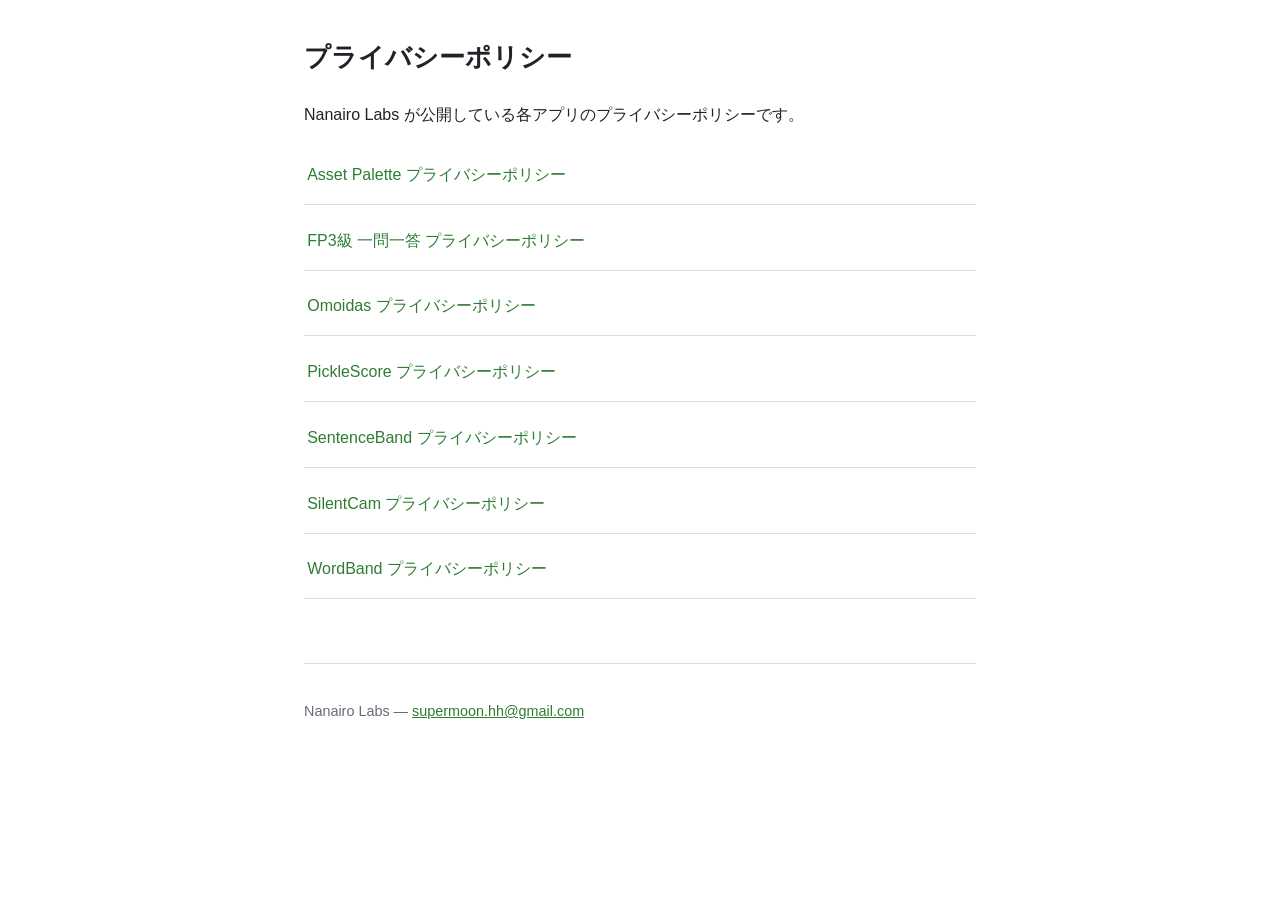
<file: index.html>
<!DOCTYPE html>
<html lang="ja">
<head>
<meta charset="utf-8">
<meta name="viewport" content="width=device-width, initial-scale=1">
<title>プライバシーポリシー | Nanairo Labs</title>
<link rel="stylesheet" href="style.css">
</head>
<body>
<main>
<h1>プライバシーポリシー</h1>
<p>Nanairo Labs が公開している各アプリのプライバシーポリシーです。</p>
<ul class="applist">
  <li><a href="etfsim.html">Asset Palette プライバシーポリシー</a></li>
  <li><a href="fpband.html">FP3級 一問一答 プライバシーポリシー</a></li>
  <li><a href="omoidas.html">Omoidas プライバシーポリシー</a></li>
  <li><a href="picklescore.html">PickleScore プライバシーポリシー</a></li>
  <li><a href="sentenceband.html">SentenceBand プライバシーポリシー</a></li>
  <li><a href="silentcam.html">SilentCam プライバシーポリシー</a></li>
  <li><a href="wordband.html">WordBand プライバシーポリシー</a></li>
</ul>
<footer>
<p>Nanairo Labs — <a href="mailto:supermoon.hh@gmail.com">supermoon.hh@gmail.com</a></p>
</footer>
</main>
</body>
</html>
</file>
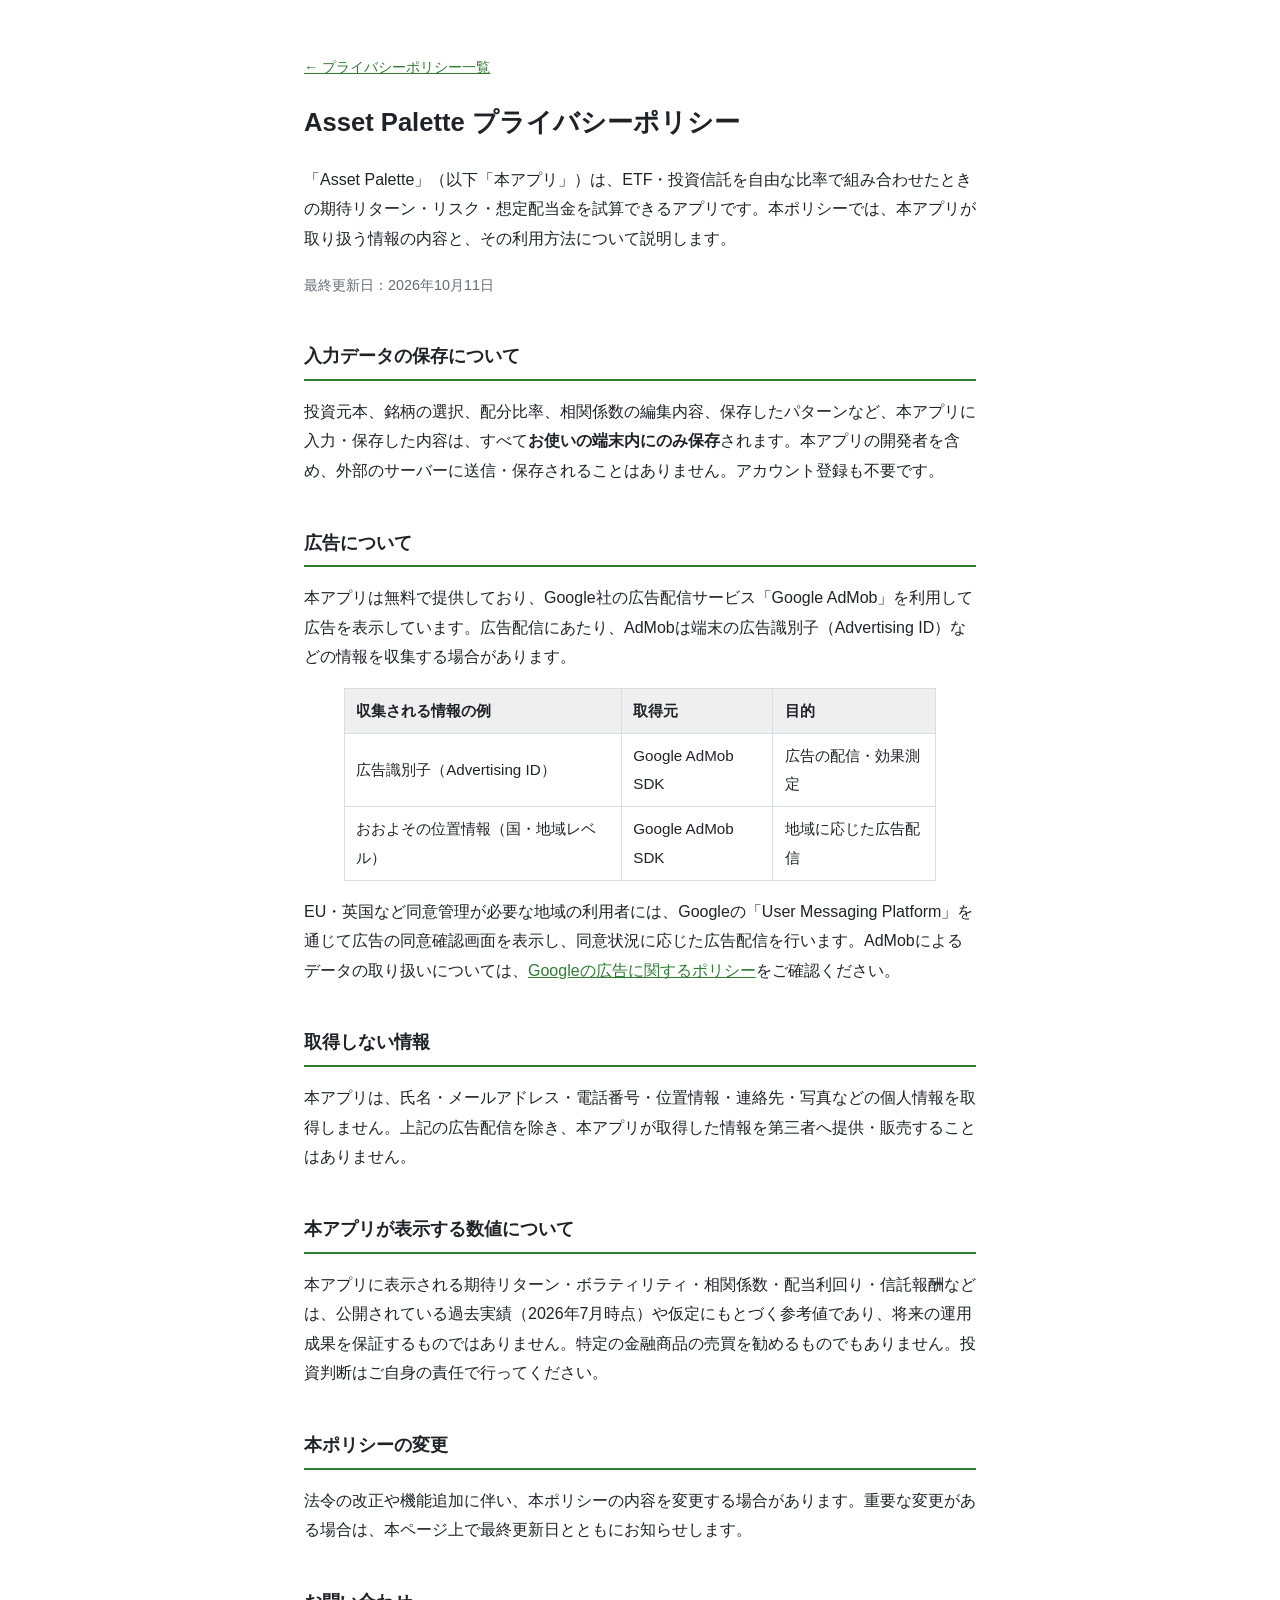
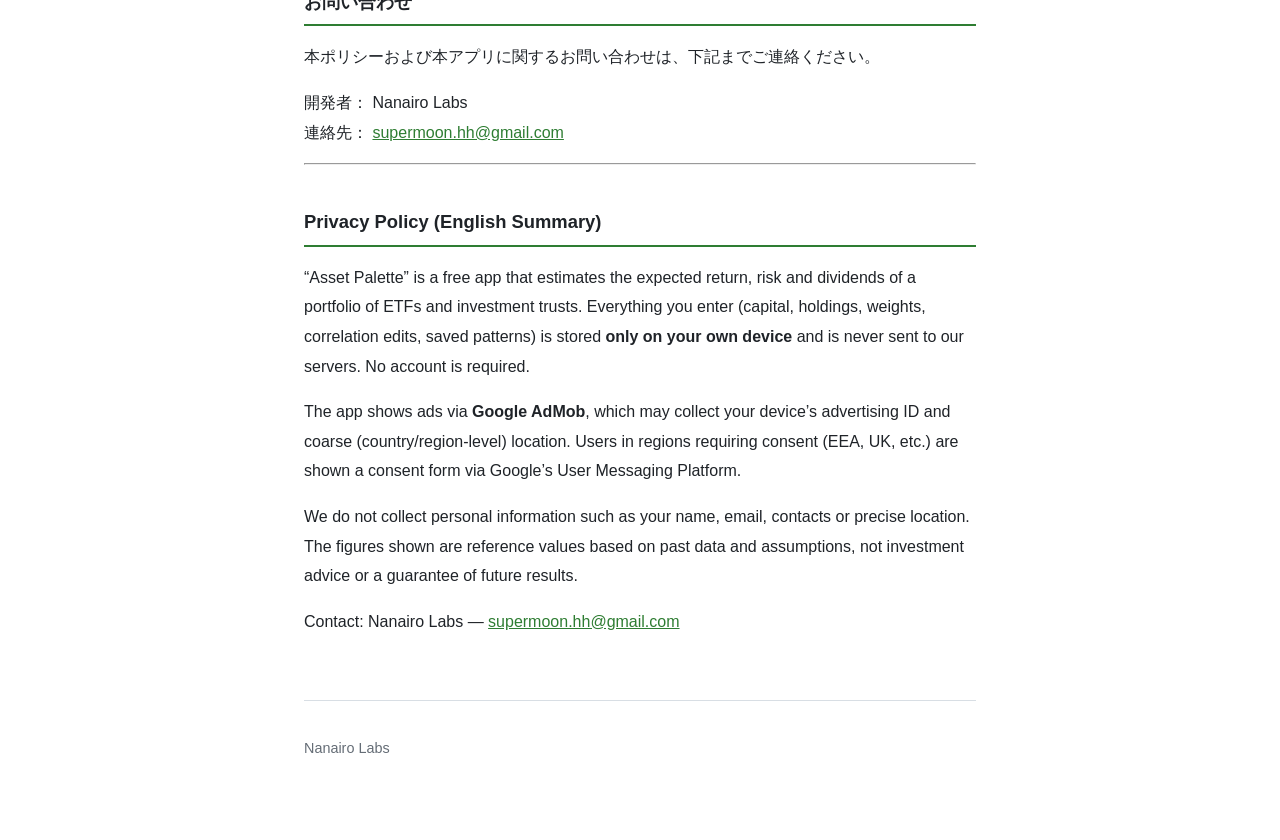
<file: etfsim.html>
<!DOCTYPE html>
<html lang="ja">
<head>
<meta charset="utf-8">
<meta name="viewport" content="width=device-width, initial-scale=1">
<title>Asset Palette プライバシーポリシー | Nanairo Labs</title>
<link rel="stylesheet" href="style.css">
</head>
<body>
<main>
<p class="back"><a href="./">&larr; プライバシーポリシー一覧</a></p>
<h1>Asset Palette プライバシーポリシー</h1>
<p class="pp-lede">「Asset Palette」（以下「本アプリ」）は、ETF・投資信託を自由な比率で組み合わせたときの期待リターン・リスク・想定配当金を試算できるアプリです。本ポリシーでは、本アプリが取り扱う情報の内容と、その利用方法について説明します。</p>
<p><em>最終更新日：2026年10月11日</em></p>
<h2>入力データの保存について</h2>
<p>投資元本、銘柄の選択、配分比率、相関係数の編集内容、保存したパターンなど、本アプリに入力・保存した内容は、すべて<strong>お使いの端末内にのみ保存</strong>されます。本アプリの開発者を含め、外部のサーバーに送信・保存されることはありません。アカウント登録も不要です。</p>
<h2>広告について</h2>
<p>本アプリは無料で提供しており、Google社の広告配信サービス「Google AdMob」を利用して広告を表示しています。広告配信にあたり、AdMobは端末の広告識別子（Advertising ID）などの情報を収集する場合があります。</p>
<figure class="wp-block-table">
<table>
<thead>
<tr>
<th>収集される情報の例</th>
<th>取得元</th>
<th>目的</th>
</tr>
</thead>
<tbody>
<tr>
<td>広告識別子（Advertising ID）</td>
<td>Google AdMob SDK</td>
<td>広告の配信・効果測定</td>
</tr>
<tr>
<td>おおよその位置情報（国・地域レベル）</td>
<td>Google AdMob SDK</td>
<td>地域に応じた広告配信</td>
</tr>
</tbody>
</table>
</figure>
<p>EU・英国など同意管理が必要な地域の利用者には、Googleの「User Messaging Platform」を通じて広告の同意確認画面を表示し、同意状況に応じた広告配信を行います。AdMobによるデータの取り扱いについては、<a href="https://policies.google.com/technologies/ads?hl=ja">Googleの広告に関するポリシー</a>をご確認ください。</p>
<h2>取得しない情報</h2>
<p>本アプリは、氏名・メールアドレス・電話番号・位置情報・連絡先・写真などの個人情報を取得しません。上記の広告配信を除き、本アプリが取得した情報を第三者へ提供・販売することはありません。</p>
<h2>本アプリが表示する数値について</h2>
<p>本アプリに表示される期待リターン・ボラティリティ・相関係数・配当利回り・信託報酬などは、公開されている過去実績（2026年7月時点）や仮定にもとづく参考値であり、将来の運用成果を保証するものではありません。特定の金融商品の売買を勧めるものでもありません。投資判断はご自身の責任で行ってください。</p>
<h2>本ポリシーの変更</h2>
<p>法令の改正や機能追加に伴い、本ポリシーの内容を変更する場合があります。重要な変更がある場合は、本ページ上で最終更新日とともにお知らせします。</p>
<h2>お問い合わせ</h2>
<p>本ポリシーおよび本アプリに関するお問い合わせは、下記までご連絡ください。</p>
<p>開発者： Nanairo Labs<br />
連絡先： <a href="mailto:supermoon.hh@gmail.com">supermoon.hh@gmail.com</a></p>
<hr>
<h2>Privacy Policy (English Summary)</h2>
<p>&#8220;Asset Palette&#8221; is a free app that estimates the expected return, risk and dividends of a portfolio of ETFs and investment trusts. Everything you enter (capital, holdings, weights, correlation edits, saved patterns) is stored <strong>only on your own device</strong> and is never sent to our servers. No account is required.</p>
<p>The app shows ads via <strong>Google AdMob</strong>, which may collect your device&#8217;s advertising ID and coarse (country/region-level) location. Users in regions requiring consent (EEA, UK, etc.) are shown a consent form via Google&#8217;s User Messaging Platform.</p>
<p>We do not collect personal information such as your name, email, contacts or precise location. The figures shown are reference values based on past data and assumptions, not investment advice or a guarantee of future results.</p>
<p>Contact: Nanairo Labs &mdash; <a href="mailto:supermoon.hh@gmail.com">supermoon.hh@gmail.com</a></p>


<footer>
<p>Nanairo Labs</p>
</footer>
</main>
</body>
</html>
</file>
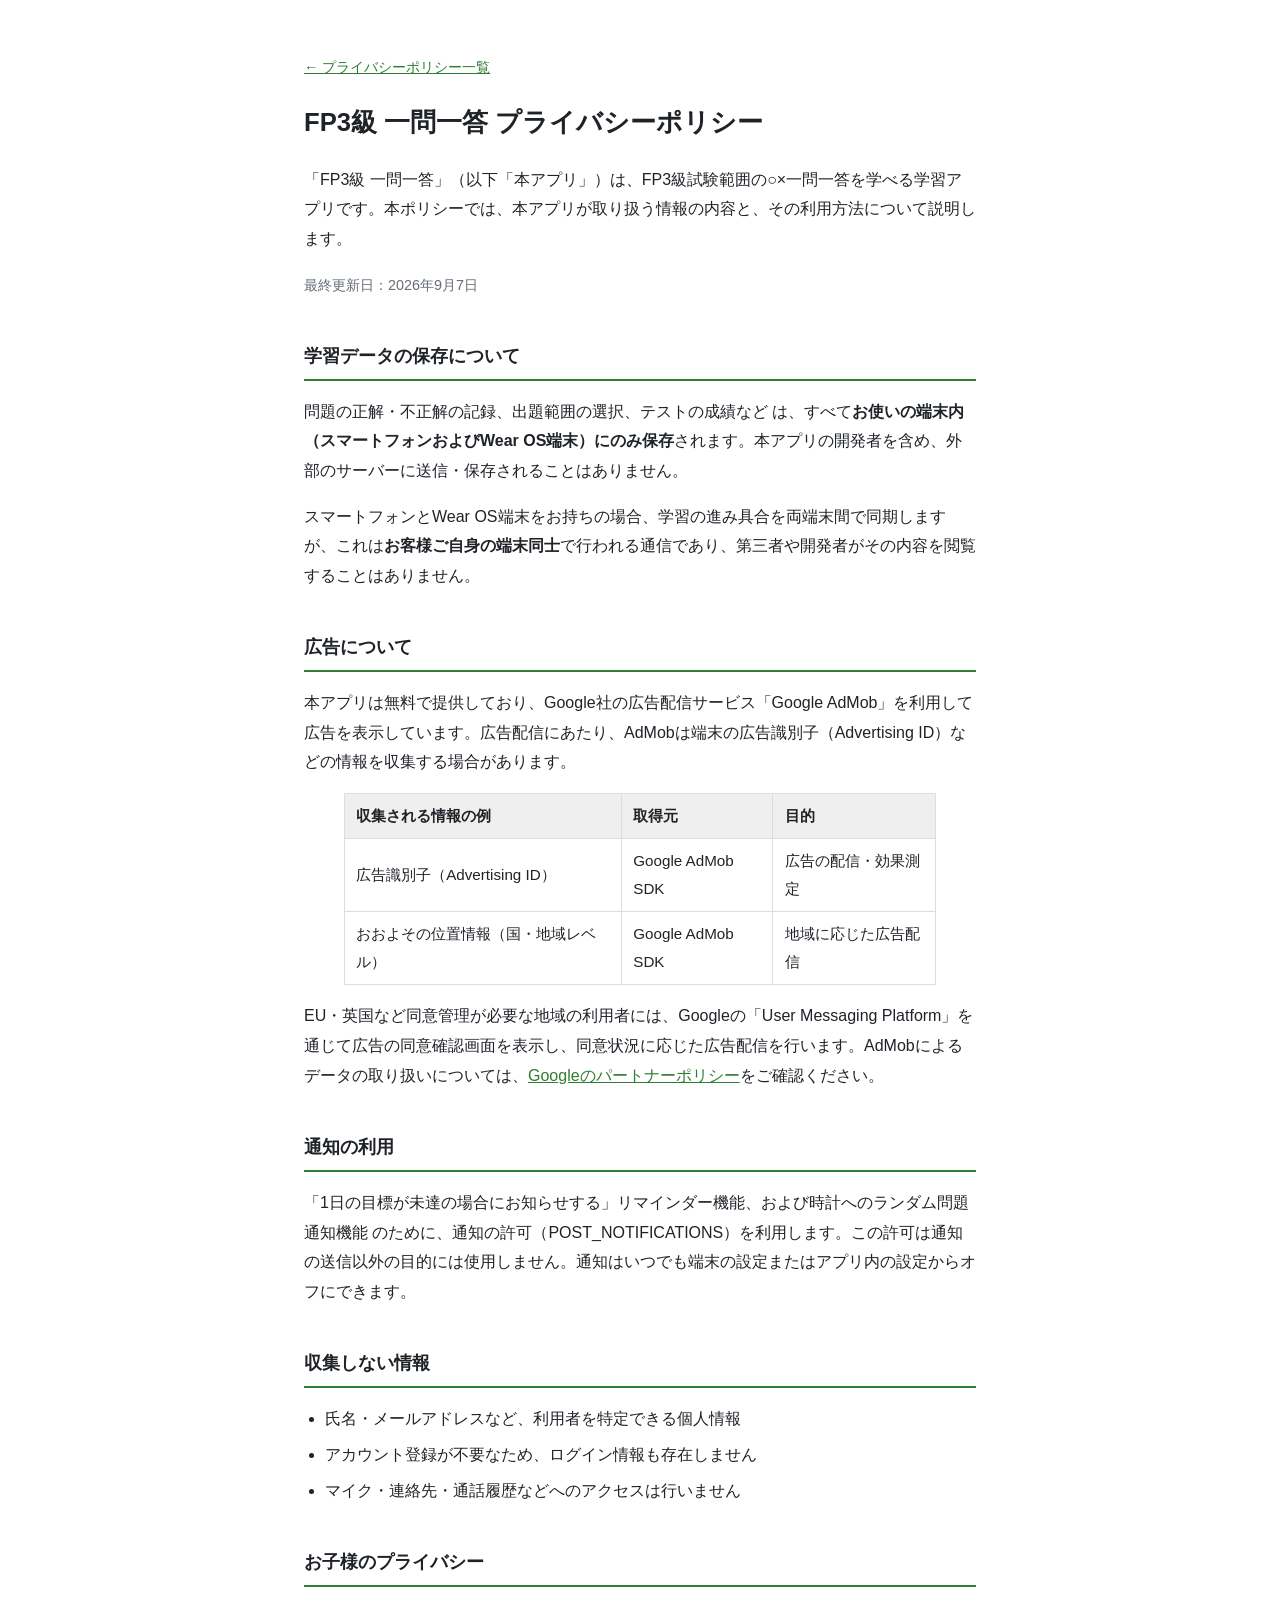
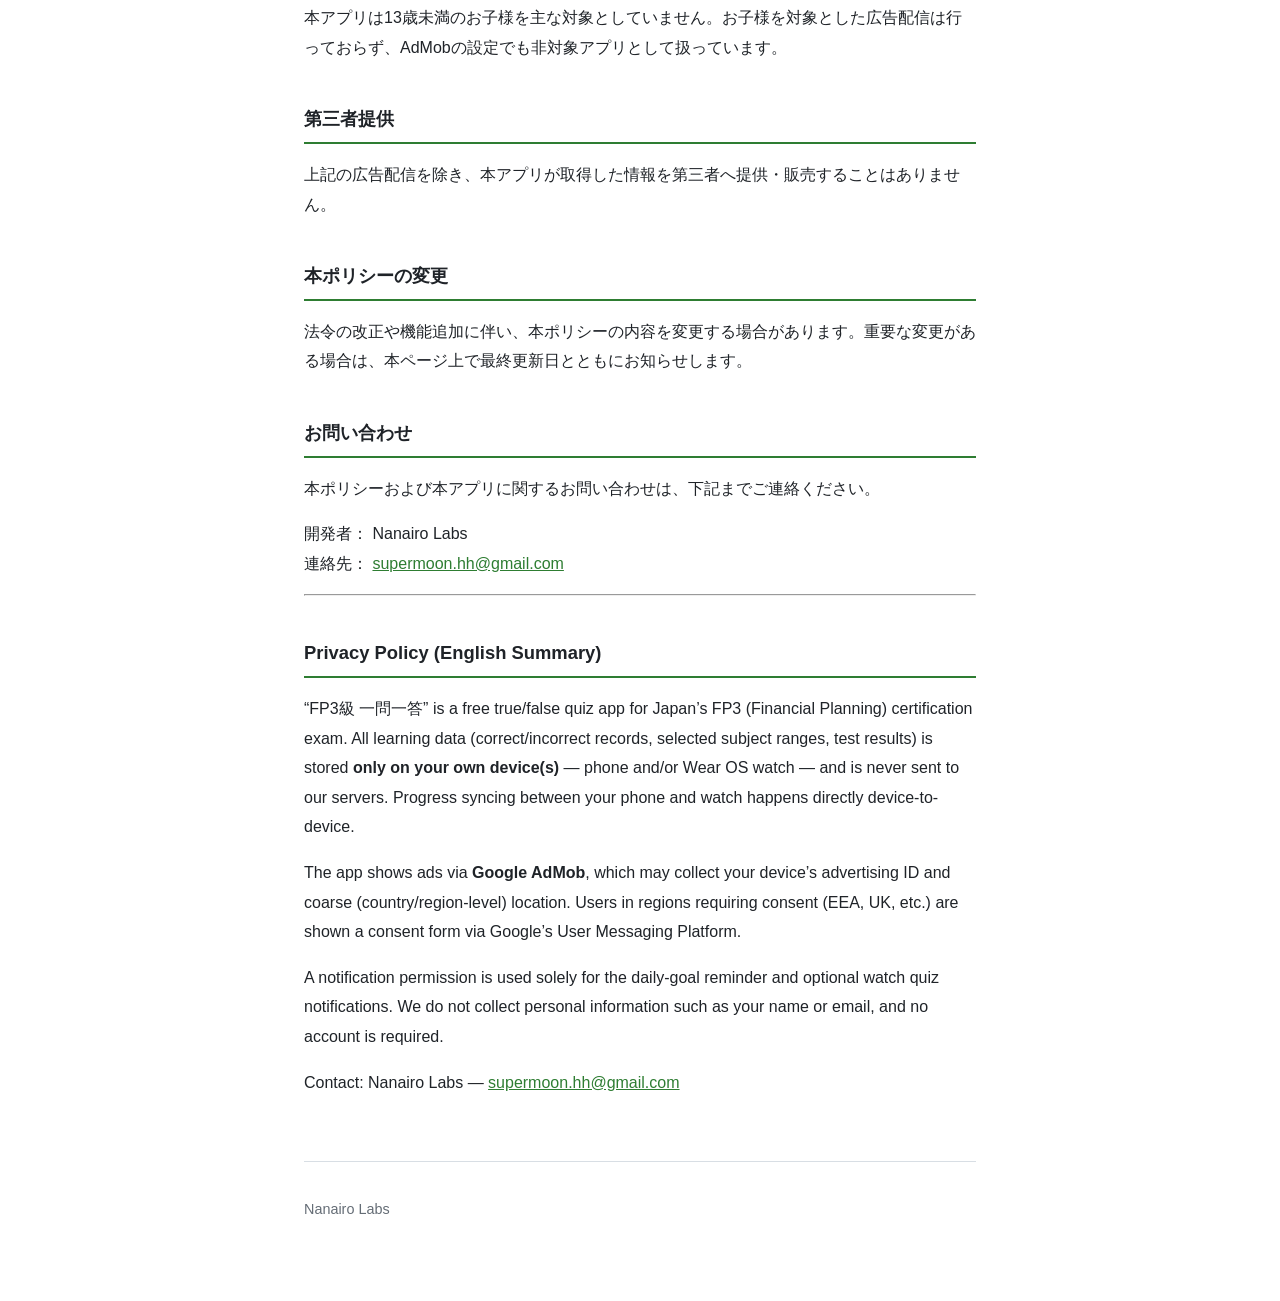
<file: fpband.html>
<!DOCTYPE html>
<html lang="ja">
<head>
<meta charset="utf-8">
<meta name="viewport" content="width=device-width, initial-scale=1">
<title>FP3級 一問一答 プライバシーポリシー | Nanairo Labs</title>
<link rel="stylesheet" href="style.css">
</head>
<body>
<main>
<p class="back"><a href="./">&larr; プライバシーポリシー一覧</a></p>
<h1>FP3級 一問一答 プライバシーポリシー</h1>
<p class="pp-lede">「FP3級 一問一答」（以下「本アプリ」）は、FP3級試験範囲の○×一問一答を学べる学習アプリです。本ポリシーでは、本アプリが取り扱う情報の内容と、その利用方法について説明します。</p>
<p><em>最終更新日：2026年9月7日</em></p>
<h2>学習データの保存について</h2>
<p>問題の正解・不正解の記録、出題範囲の選択、テストの成績など は、すべて<strong>お使いの端末内（スマートフォンおよびWear OS端末）にのみ保存</strong>されます。本アプリの開発者を含め、外部のサーバーに送信・保存されることはありません。</p>
<p>スマートフォンとWear OS端末をお持ちの場合、学習の進み具合を両端末間で同期しますが、これは<strong>お客様ご自身の端末同士</strong>で行われる通信であり、第三者や開発者がその内容を閲覧することはありません。</p>
<h2>広告について</h2>
<p>本アプリは無料で提供しており、Google社の広告配信サービス「Google AdMob」を利用して広告を表示しています。広告配信にあたり、AdMobは端末の広告識別子（Advertising ID）などの情報を収集する場合があります。</p>
<figure class="wp-block-table">
<table>
<thead>
<tr>
<th>収集される情報の例</th>
<th>取得元</th>
<th>目的</th>
</tr>
</thead>
<tbody>
<tr>
<td>広告識別子（Advertising ID）</td>
<td>Google AdMob SDK</td>
<td>広告の配信・効果測定</td>
</tr>
<tr>
<td>おおよその位置情報（国・地域レベル）</td>
<td>Google AdMob SDK</td>
<td>地域に応じた広告配信</td>
</tr>
</tbody>
</table>
</figure>
<p>EU・英国など同意管理が必要な地域の利用者には、Googleの「User Messaging Platform」を通じて広告の同意確認画面を表示し、同意状況に応じた広告配信を行います。AdMobによるデータの取り扱いについては、<a href="https://policies.google.com/technologies/partner-sites" target="_blank" rel="noopener">Googleのパートナーポリシー</a>をご確認ください。</p>
<h2>通知の利用</h2>
<p>「1日の目標が未達の場合にお知らせする」リマインダー機能、および時計へのランダム問題通知機能 のために、通知の許可（POST_NOTIFICATIONS）を利用します。この許可は通知の送信以外の目的には使用しません。通知はいつでも端末の設定またはアプリ内の設定からオフにできます。</p>
<h2>収集しない情報</h2>
<ul>
<li>氏名・メールアドレスなど、利用者を特定できる個人情報</li>
<li>アカウント登録が不要なため、ログイン情報も存在しません</li>
<li>マイク・連絡先・通話履歴などへのアクセスは行いません</li>
</ul>
<h2>お子様のプライバシー</h2>
<p>本アプリは13歳未満のお子様を主な対象としていません。お子様を対象とした広告配信は行っておらず、AdMobの設定でも非対象アプリとして扱っています。</p>
<h2>第三者提供</h2>
<p>上記の広告配信を除き、本アプリが取得した情報を第三者へ提供・販売することはありません。</p>
<h2>本ポリシーの変更</h2>
<p>法令の改正や機能追加に伴い、本ポリシーの内容を変更する場合があります。重要な変更がある場合は、本ページ上で最終更新日とともにお知らせします。</p>
<h2>お問い合わせ</h2>
<p>本ポリシーおよび本アプリに関するお問い合わせは、下記までご連絡ください。</p>
<p>開発者： Nanairo Labs<br />
連絡先： <a href="mailto:supermoon.hh@gmail.com">supermoon.hh@gmail.com</a></p>
<hr>
<h2>Privacy Policy (English Summary)</h2>
<p>&#8220;FP3級 一問一答&#8221; is a free true/false quiz app for Japan&#8217;s FP3 (Financial Planning) certification exam. All learning data (correct/incorrect records, selected subject ranges, test results) is stored <strong>only on your own device(s)</strong> &mdash; phone and/or Wear OS watch &mdash; and is never sent to our servers. Progress syncing between your phone and watch happens directly device-to-device.</p>
<p>The app shows ads via <strong>Google AdMob</strong>, which may collect your device&#8217;s advertising ID and coarse (country/region-level) location. Users in regions requiring consent (EEA, UK, etc.) are shown a consent form via Google&#8217;s User Messaging Platform.</p>
<p>A notification permission is used solely for the daily-goal reminder and optional watch quiz notifications. We do not collect personal information such as your name or email, and no account is required.</p>
<p>Contact: Nanairo Labs &mdash; <a href="mailto:supermoon.hh@gmail.com">supermoon.hh@gmail.com</a></p>


<footer>
<p>Nanairo Labs</p>
</footer>
</main>
</body>
</html>
</file>
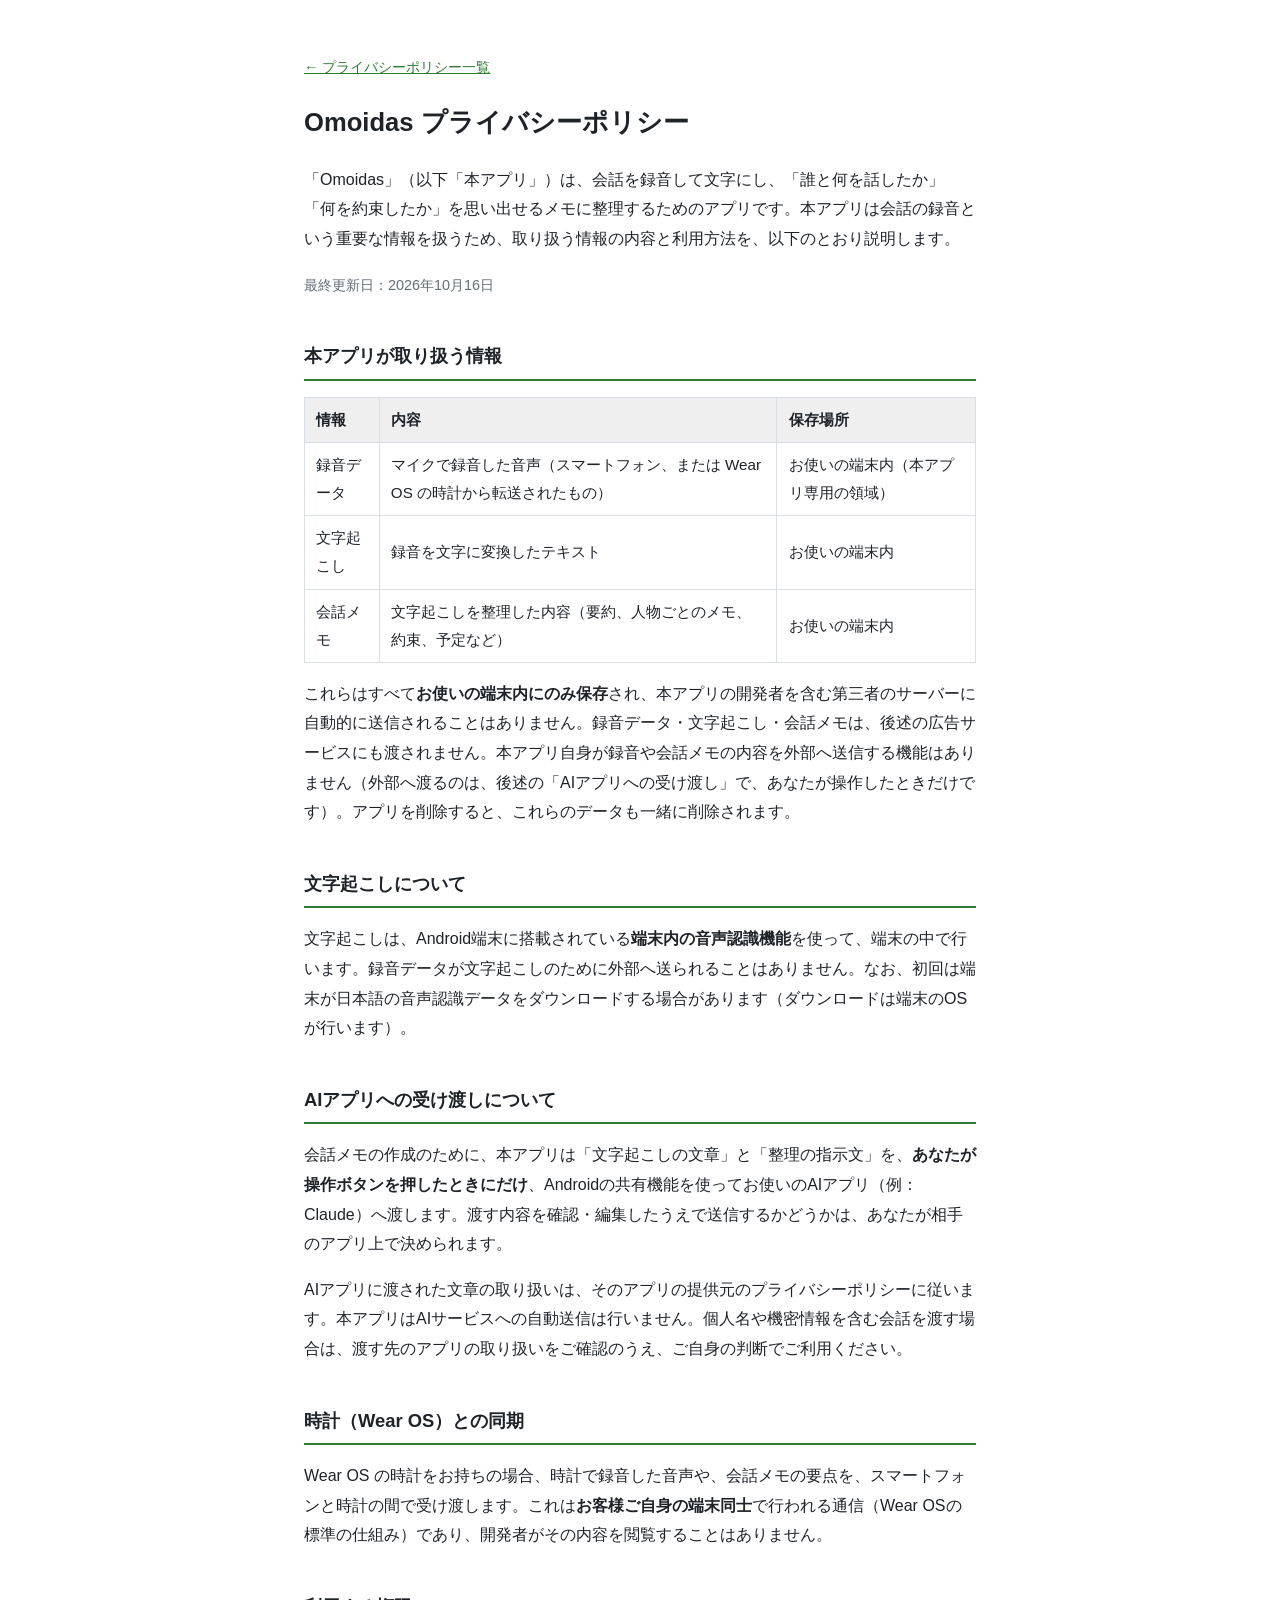
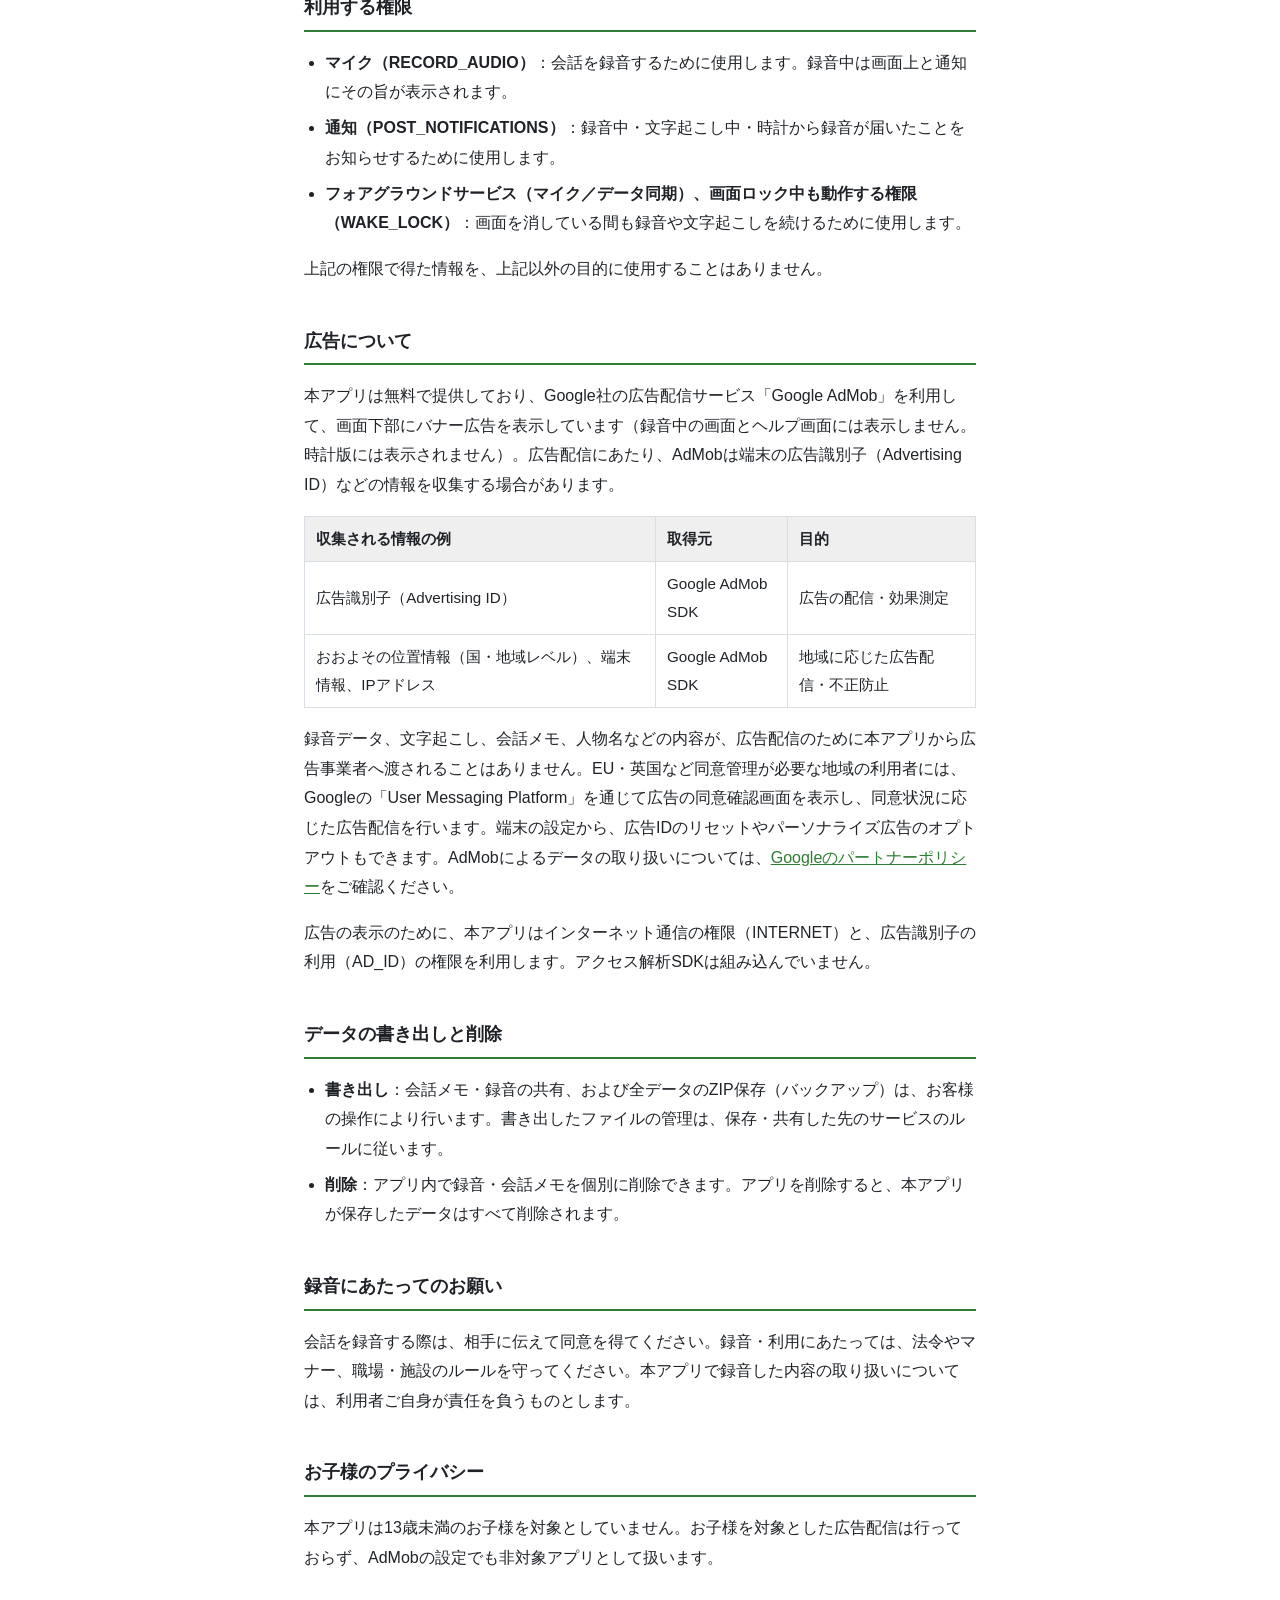
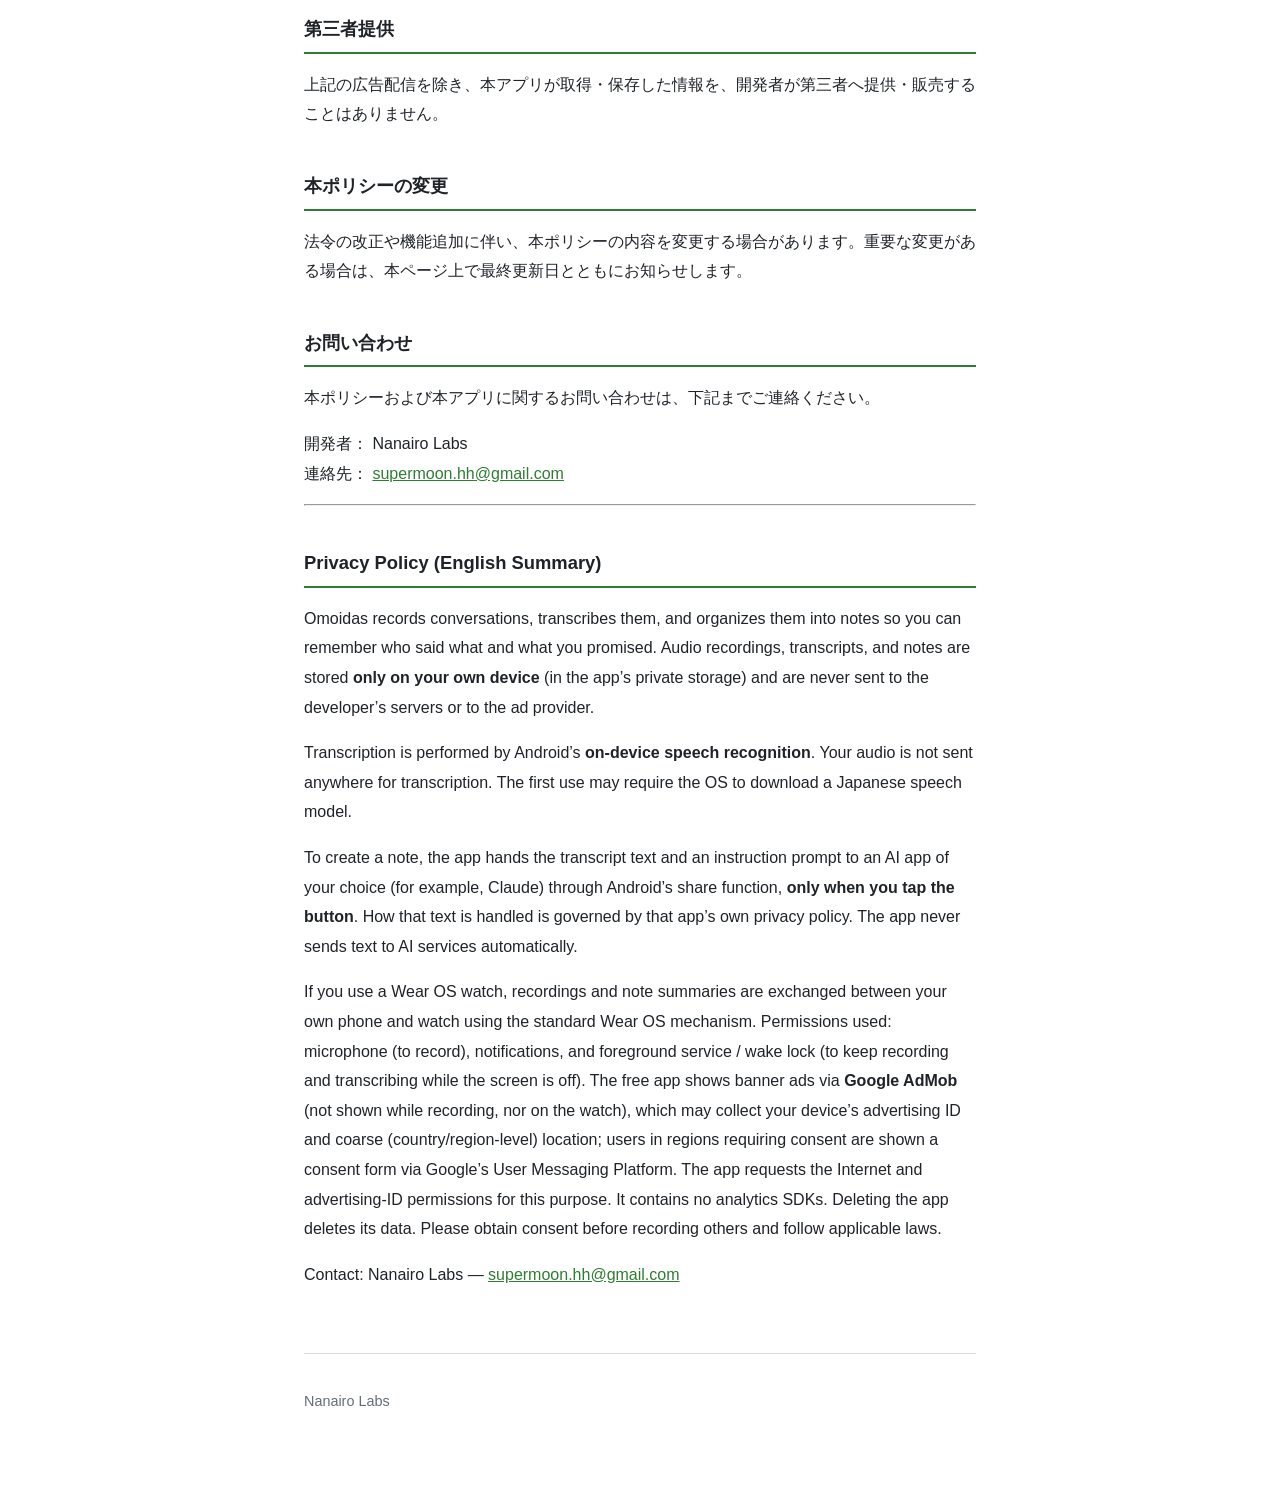
<file: omoidas.html>
<!DOCTYPE html>
<html lang="ja">
<head>
<meta charset="utf-8">
<meta name="viewport" content="width=device-width, initial-scale=1">
<title>Omoidas プライバシーポリシー | Nanairo Labs</title>
<link rel="stylesheet" href="style.css">
</head>
<body>
<main>
<p class="back"><a href="./">&larr; プライバシーポリシー一覧</a></p>
<h1>Omoidas プライバシーポリシー</h1>
<p class="pp-lede">「Omoidas」（以下「本アプリ」）は、会話を録音して文字にし、「誰と何を話したか」「何を約束したか」を思い出せるメモに整理するためのアプリです。本アプリは会話の録音という重要な情報を扱うため、取り扱う情報の内容と利用方法を、以下のとおり説明します。</p>
<p><em>最終更新日：2026年10月16日</em></p>

<h2>本アプリが取り扱う情報</h2>
<table>
<thead>
<tr><th>情報</th><th>内容</th><th>保存場所</th></tr>
</thead>
<tbody>
<tr><td>録音データ</td><td>マイクで録音した音声（スマートフォン、または Wear OS の時計から転送されたもの）</td><td>お使いの端末内（本アプリ専用の領域）</td></tr>
<tr><td>文字起こし</td><td>録音を文字に変換したテキスト</td><td>お使いの端末内</td></tr>
<tr><td>会話メモ</td><td>文字起こしを整理した内容（要約、人物ごとのメモ、約束、予定など）</td><td>お使いの端末内</td></tr>
</tbody>
</table>
<p>これらはすべて<strong>お使いの端末内にのみ保存</strong>され、本アプリの開発者を含む第三者のサーバーに自動的に送信されることはありません。録音データ・文字起こし・会話メモは、後述の広告サービスにも渡されません。本アプリ自身が録音や会話メモの内容を外部へ送信する機能はありません（外部へ渡るのは、後述の「AIアプリへの受け渡し」で、あなたが操作したときだけです）。アプリを削除すると、これらのデータも一緒に削除されます。</p>

<h2>文字起こしについて</h2>
<p>文字起こしは、Android端末に搭載されている<strong>端末内の音声認識機能</strong>を使って、端末の中で行います。録音データが文字起こしのために外部へ送られることはありません。なお、初回は端末が日本語の音声認識データをダウンロードする場合があります（ダウンロードは端末のOSが行います）。</p>

<h2>AIアプリへの受け渡しについて</h2>
<p>会話メモの作成のために、本アプリは「文字起こしの文章」と「整理の指示文」を、<strong>あなたが操作ボタンを押したときにだけ</strong>、Androidの共有機能を使ってお使いのAIアプリ（例：Claude）へ渡します。渡す内容を確認・編集したうえで送信するかどうかは、あなたが相手のアプリ上で決められます。</p>
<p>AIアプリに渡された文章の取り扱いは、そのアプリの提供元のプライバシーポリシーに従います。本アプリはAIサービスへの自動送信は行いません。個人名や機密情報を含む会話を渡す場合は、渡す先のアプリの取り扱いをご確認のうえ、ご自身の判断でご利用ください。</p>

<h2>時計（Wear OS）との同期</h2>
<p>Wear OS の時計をお持ちの場合、時計で録音した音声や、会話メモの要点を、スマートフォンと時計の間で受け渡します。これは<strong>お客様ご自身の端末同士</strong>で行われる通信（Wear OSの標準の仕組み）であり、開発者がその内容を閲覧することはありません。</p>

<h2>利用する権限</h2>
<ul>
<li><strong>マイク（RECORD_AUDIO）</strong>：会話を録音するために使用します。録音中は画面上と通知にその旨が表示されます。</li>
<li><strong>通知（POST_NOTIFICATIONS）</strong>：録音中・文字起こし中・時計から録音が届いたことをお知らせするために使用します。</li>
<li><strong>フォアグラウンドサービス（マイク／データ同期）、画面ロック中も動作する権限（WAKE_LOCK）</strong>：画面を消している間も録音や文字起こしを続けるために使用します。</li>
</ul>
<p>上記の権限で得た情報を、上記以外の目的に使用することはありません。</p>

<h2>広告について</h2>
<p>本アプリは無料で提供しており、Google社の広告配信サービス「Google AdMob」を利用して、画面下部にバナー広告を表示しています（録音中の画面とヘルプ画面には表示しません。時計版には表示されません）。広告配信にあたり、AdMobは端末の広告識別子（Advertising ID）などの情報を収集する場合があります。</p>
<table>
<thead>
<tr><th>収集される情報の例</th><th>取得元</th><th>目的</th></tr>
</thead>
<tbody>
<tr><td>広告識別子（Advertising ID）</td><td>Google AdMob SDK</td><td>広告の配信・効果測定</td></tr>
<tr><td>おおよその位置情報（国・地域レベル）、端末情報、IPアドレス</td><td>Google AdMob SDK</td><td>地域に応じた広告配信・不正防止</td></tr>
</tbody>
</table>
<p>録音データ、文字起こし、会話メモ、人物名などの内容が、広告配信のために本アプリから広告事業者へ渡されることはありません。EU・英国など同意管理が必要な地域の利用者には、Googleの「User Messaging Platform」を通じて広告の同意確認画面を表示し、同意状況に応じた広告配信を行います。端末の設定から、広告IDのリセットやパーソナライズ広告のオプトアウトもできます。AdMobによるデータの取り扱いについては、<a href="https://policies.google.com/technologies/partner-sites" target="_blank" rel="noopener">Googleのパートナーポリシー</a>をご確認ください。</p>
<p>広告の表示のために、本アプリはインターネット通信の権限（INTERNET）と、広告識別子の利用（AD_ID）の権限を利用します。アクセス解析SDKは組み込んでいません。</p>

<h2>データの書き出しと削除</h2>
<ul>
<li><strong>書き出し</strong>：会話メモ・録音の共有、および全データのZIP保存（バックアップ）は、お客様の操作により行います。書き出したファイルの管理は、保存・共有した先のサービスのルールに従います。</li>
<li><strong>削除</strong>：アプリ内で録音・会話メモを個別に削除できます。アプリを削除すると、本アプリが保存したデータはすべて削除されます。</li>
</ul>

<h2>録音にあたってのお願い</h2>
<p>会話を録音する際は、相手に伝えて同意を得てください。録音・利用にあたっては、法令やマナー、職場・施設のルールを守ってください。本アプリで録音した内容の取り扱いについては、利用者ご自身が責任を負うものとします。</p>

<h2>お子様のプライバシー</h2>
<p>本アプリは13歳未満のお子様を対象としていません。お子様を対象とした広告配信は行っておらず、AdMobの設定でも非対象アプリとして扱います。</p>

<h2>第三者提供</h2>
<p>上記の広告配信を除き、本アプリが取得・保存した情報を、開発者が第三者へ提供・販売することはありません。</p>

<h2>本ポリシーの変更</h2>
<p>法令の改正や機能追加に伴い、本ポリシーの内容を変更する場合があります。重要な変更がある場合は、本ページ上で最終更新日とともにお知らせします。</p>

<h2>お問い合わせ</h2>
<p>本ポリシーおよび本アプリに関するお問い合わせは、下記までご連絡ください。</p>
<p>開発者： Nanairo Labs<br />
連絡先： <a href="mailto:supermoon.hh@gmail.com">supermoon.hh@gmail.com</a></p>
<hr>
<h2>Privacy Policy (English Summary)</h2>
<p>Omoidas records conversations, transcribes them, and organizes them into notes so you can remember who said what and what you promised. Audio recordings, transcripts, and notes are stored <strong>only on your own device</strong> (in the app&#8217;s private storage) and are never sent to the developer&#8217;s servers or to the ad provider.</p>
<p>Transcription is performed by Android&#8217;s <strong>on-device speech recognition</strong>. Your audio is not sent anywhere for transcription. The first use may require the OS to download a Japanese speech model.</p>
<p>To create a note, the app hands the transcript text and an instruction prompt to an AI app of your choice (for example, Claude) through Android&#8217;s share function, <strong>only when you tap the button</strong>. How that text is handled is governed by that app&#8217;s own privacy policy. The app never sends text to AI services automatically.</p>
<p>If you use a Wear OS watch, recordings and note summaries are exchanged between your own phone and watch using the standard Wear OS mechanism. Permissions used: microphone (to record), notifications, and foreground service / wake lock (to keep recording and transcribing while the screen is off). The free app shows banner ads via <strong>Google AdMob</strong> (not shown while recording, nor on the watch), which may collect your device&#8217;s advertising ID and coarse (country/region-level) location; users in regions requiring consent are shown a consent form via Google&#8217;s User Messaging Platform. The app requests the Internet and advertising-ID permissions for this purpose. It contains no analytics SDKs. Deleting the app deletes its data. Please obtain consent before recording others and follow applicable laws.</p>
<p>Contact: Nanairo Labs &mdash; <a href="mailto:supermoon.hh@gmail.com">supermoon.hh@gmail.com</a></p>

<footer>
<p>Nanairo Labs</p>
</footer>
</main>
</body>
</html>
</file>
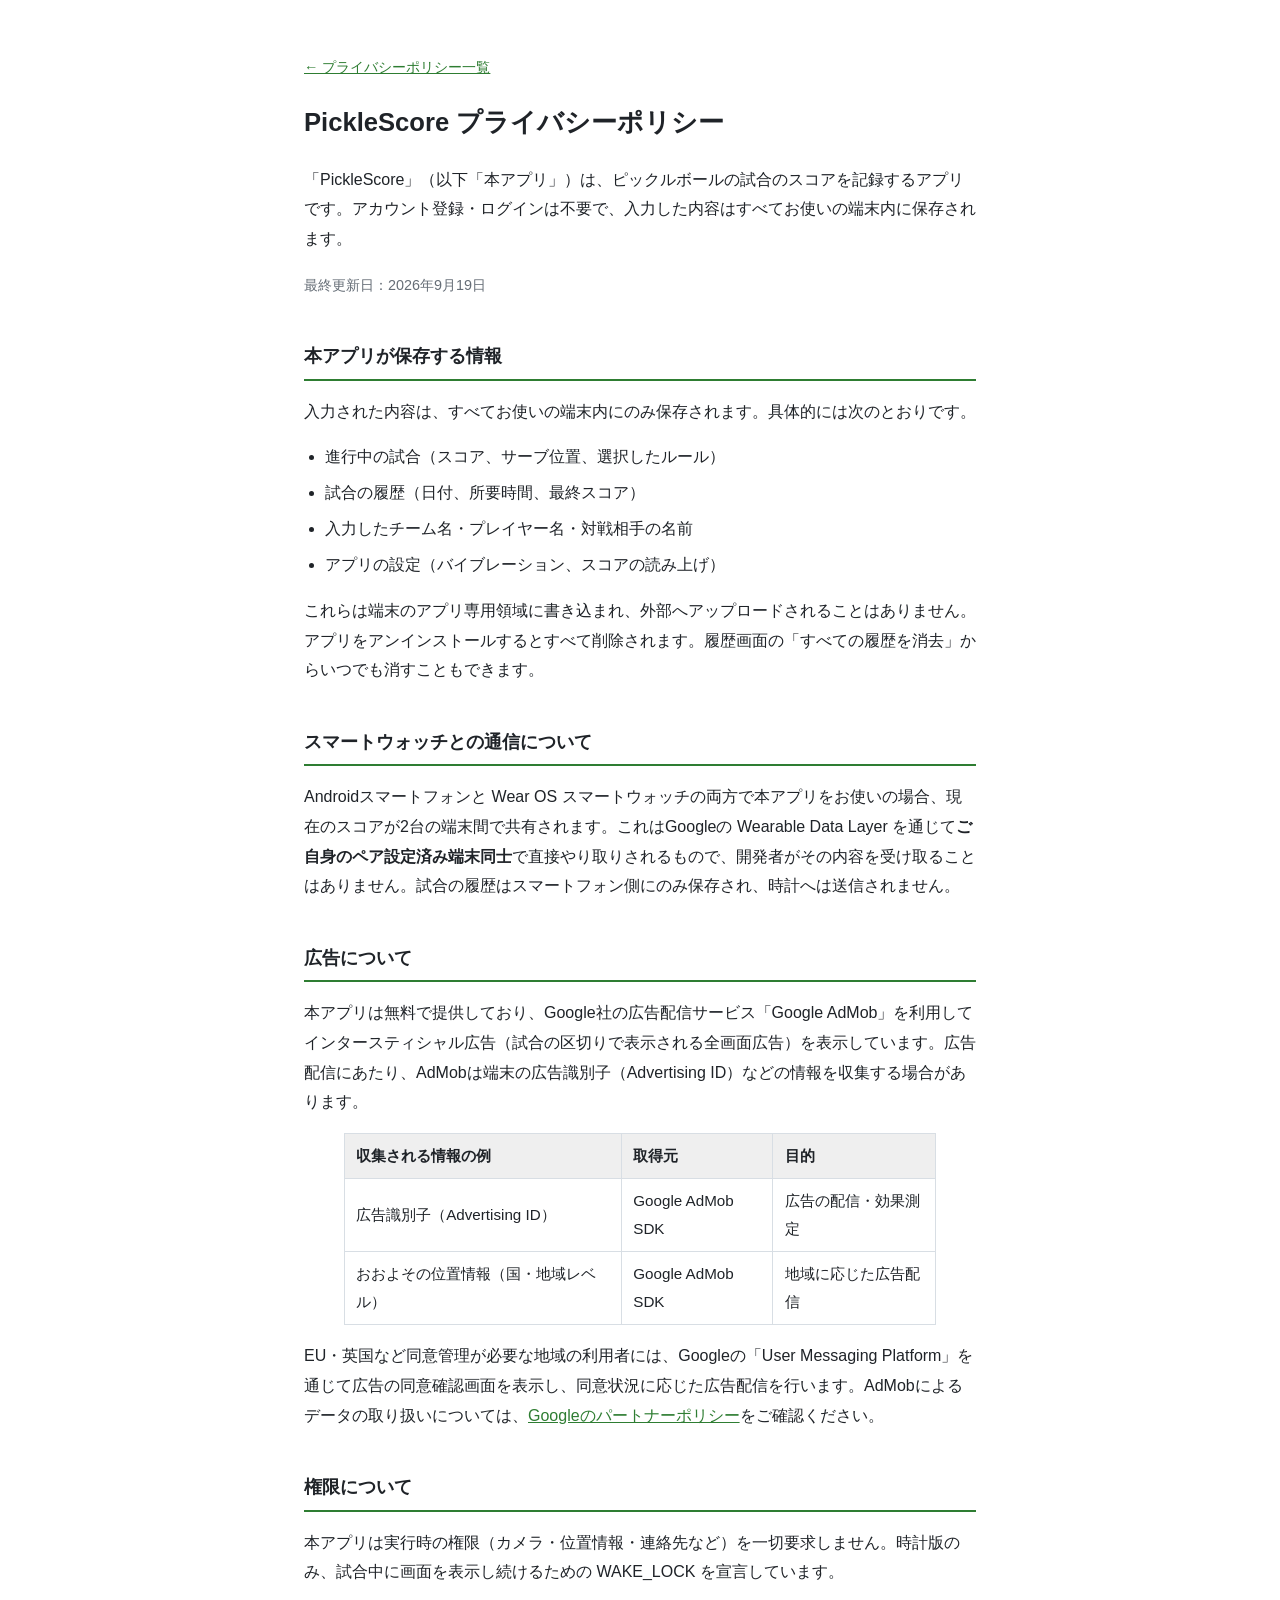
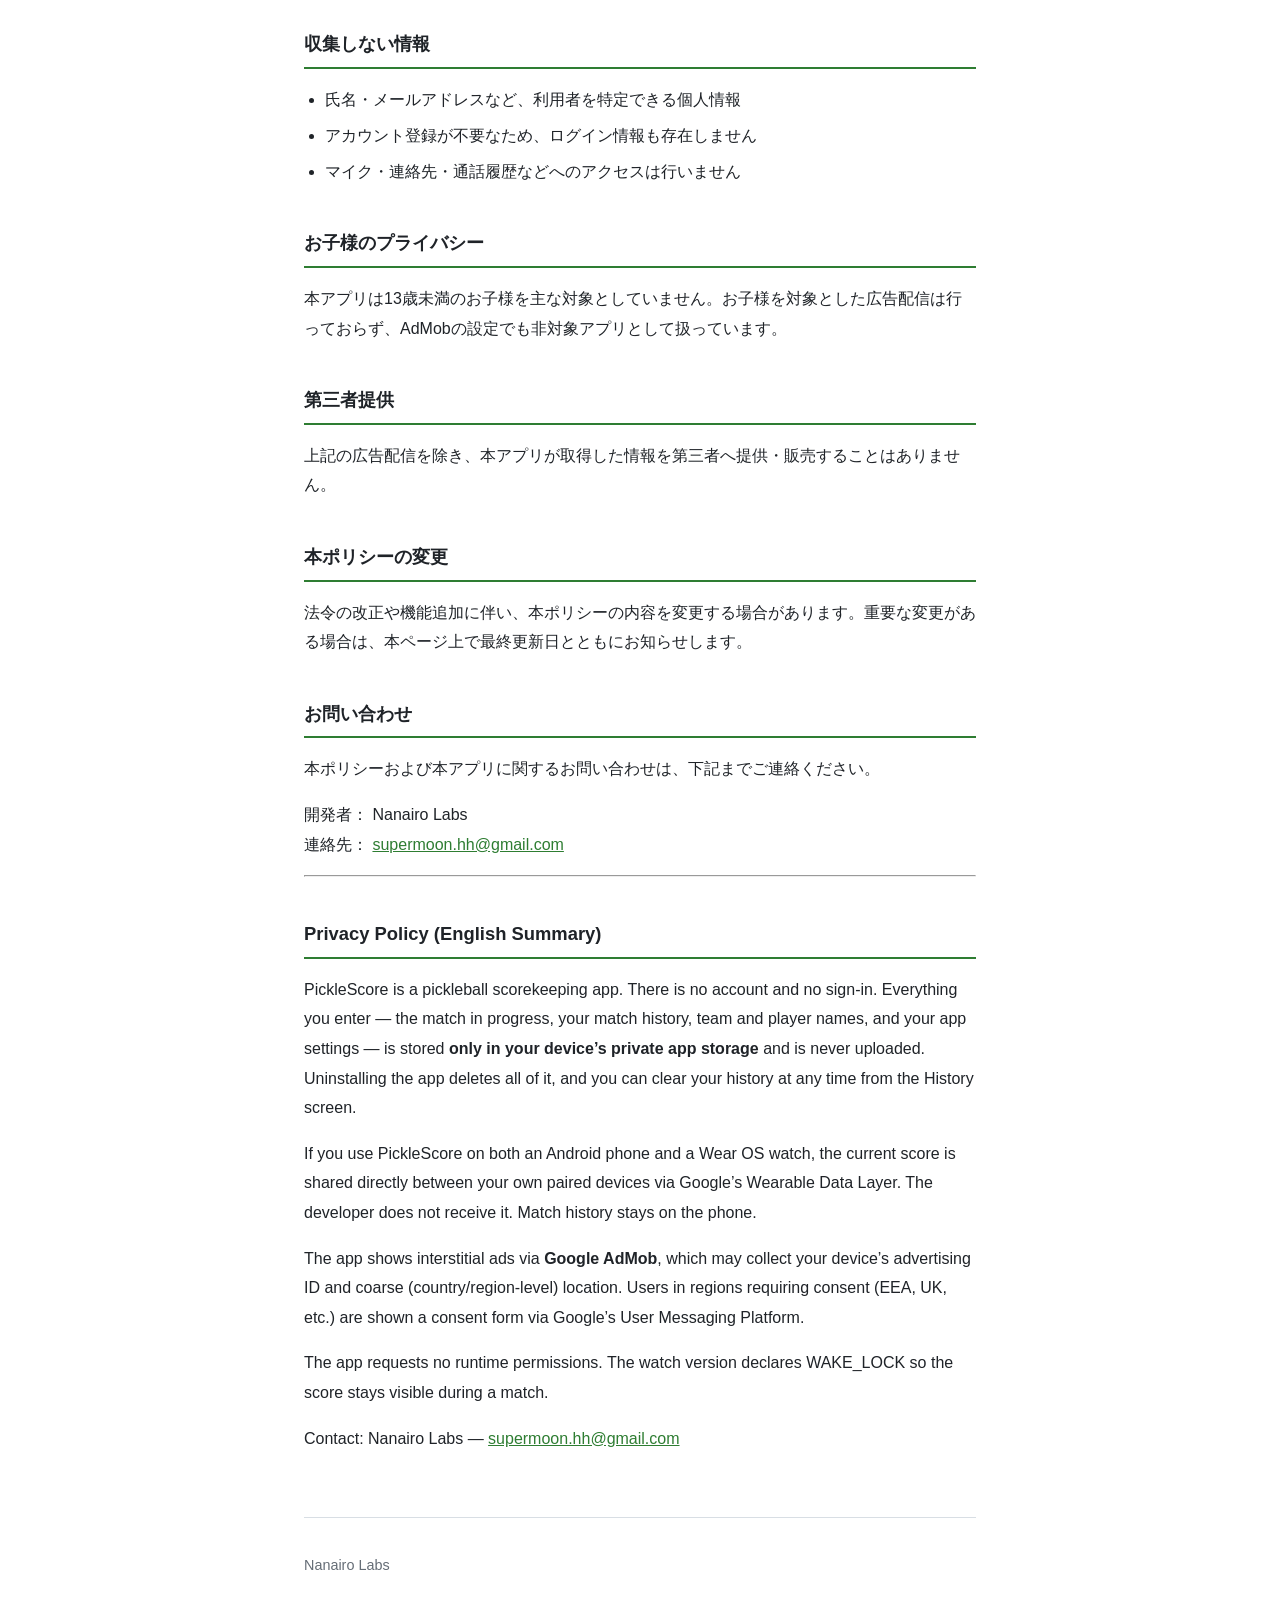
<file: picklescore.html>
<!DOCTYPE html>
<html lang="ja">
<head>
<meta charset="utf-8">
<meta name="viewport" content="width=device-width, initial-scale=1">
<title>PickleScore プライバシーポリシー | Nanairo Labs</title>
<link rel="stylesheet" href="style.css">
</head>
<body>
<main>
<p class="back"><a href="./">&larr; プライバシーポリシー一覧</a></p>
<h1>PickleScore プライバシーポリシー</h1>
<p class="pp-lede">「PickleScore」（以下「本アプリ」）は、ピックルボールの試合のスコアを記録するアプリです。アカウント登録・ログインは不要で、入力した内容はすべてお使いの端末内に保存されます。</p>
<p><em>最終更新日：2026年9月19日</em></p>
<h2>本アプリが保存する情報</h2>
<p>入力された内容は、すべてお使いの端末内にのみ保存されます。具体的には次のとおりです。</p>
<ul>
<li>進行中の試合（スコア、サーブ位置、選択したルール）</li>
<li>試合の履歴（日付、所要時間、最終スコア）</li>
<li>入力したチーム名・プレイヤー名・対戦相手の名前</li>
<li>アプリの設定（バイブレーション、スコアの読み上げ）</li>
</ul>
<p>これらは端末のアプリ専用領域に書き込まれ、外部へアップロードされることはありません。アプリをアンインストールするとすべて削除されます。履歴画面の「すべての履歴を消去」からいつでも消すこともできます。</p>
<h2>スマートウォッチとの通信について</h2>
<p>Androidスマートフォンと Wear OS スマートウォッチの両方で本アプリをお使いの場合、現在のスコアが2台の端末間で共有されます。これはGoogleの Wearable Data Layer を通じて<strong>ご自身のペア設定済み端末同士</strong>で直接やり取りされるもので、開発者がその内容を受け取ることはありません。試合の履歴はスマートフォン側にのみ保存され、時計へは送信されません。</p>
<h2>広告について</h2>
<p>本アプリは無料で提供しており、Google社の広告配信サービス「Google AdMob」を利用してインタースティシャル広告（試合の区切りで表示される全画面広告）を表示しています。広告配信にあたり、AdMobは端末の広告識別子（Advertising ID）などの情報を収集する場合があります。</p>
<figure class="wp-block-table">
<table>
<thead>
<tr>
<th>収集される情報の例</th>
<th>取得元</th>
<th>目的</th>
</tr>
</thead>
<tbody>
<tr>
<td>広告識別子（Advertising ID）</td>
<td>Google AdMob SDK</td>
<td>広告の配信・効果測定</td>
</tr>
<tr>
<td>おおよその位置情報（国・地域レベル）</td>
<td>Google AdMob SDK</td>
<td>地域に応じた広告配信</td>
</tr>
</tbody>
</table>
</figure>
<p>EU・英国など同意管理が必要な地域の利用者には、Googleの「User Messaging Platform」を通じて広告の同意確認画面を表示し、同意状況に応じた広告配信を行います。AdMobによるデータの取り扱いについては、<a href="https://policies.google.com/technologies/partner-sites" target="_blank" rel="noopener">Googleのパートナーポリシー</a>をご確認ください。</p>
<h2>権限について</h2>
<p>本アプリは実行時の権限（カメラ・位置情報・連絡先など）を一切要求しません。時計版のみ、試合中に画面を表示し続けるための WAKE_LOCK を宣言しています。</p>
<h2>収集しない情報</h2>
<ul>
<li>氏名・メールアドレスなど、利用者を特定できる個人情報</li>
<li>アカウント登録が不要なため、ログイン情報も存在しません</li>
<li>マイク・連絡先・通話履歴などへのアクセスは行いません</li>
</ul>
<h2>お子様のプライバシー</h2>
<p>本アプリは13歳未満のお子様を主な対象としていません。お子様を対象とした広告配信は行っておらず、AdMobの設定でも非対象アプリとして扱っています。</p>
<h2>第三者提供</h2>
<p>上記の広告配信を除き、本アプリが取得した情報を第三者へ提供・販売することはありません。</p>
<h2>本ポリシーの変更</h2>
<p>法令の改正や機能追加に伴い、本ポリシーの内容を変更する場合があります。重要な変更がある場合は、本ページ上で最終更新日とともにお知らせします。</p>
<h2>お問い合わせ</h2>
<p>本ポリシーおよび本アプリに関するお問い合わせは、下記までご連絡ください。</p>
<p>開発者： Nanairo Labs<br />
連絡先： <a href="mailto:supermoon.hh@gmail.com">supermoon.hh@gmail.com</a></p>
<hr>
<h2>Privacy Policy (English Summary)</h2>
<p>PickleScore is a pickleball scorekeeping app. There is no account and no sign-in. Everything you enter &mdash; the match in progress, your match history, team and player names, and your app settings &mdash; is stored <strong>only in your device&#8217;s private app storage</strong> and is never uploaded. Uninstalling the app deletes all of it, and you can clear your history at any time from the History screen.</p>
<p>If you use PickleScore on both an Android phone and a Wear OS watch, the current score is shared directly between your own paired devices via Google&#8217;s Wearable Data Layer. The developer does not receive it. Match history stays on the phone.</p>
<p>The app shows interstitial ads via <strong>Google AdMob</strong>, which may collect your device&#8217;s advertising ID and coarse (country/region-level) location. Users in regions requiring consent (EEA, UK, etc.) are shown a consent form via Google&#8217;s User Messaging Platform.</p>
<p>The app requests no runtime permissions. The watch version declares WAKE_LOCK so the score stays visible during a match.</p>
<p>Contact: Nanairo Labs &mdash; <a href="mailto:supermoon.hh@gmail.com">supermoon.hh@gmail.com</a></p>


<footer>
<p>Nanairo Labs</p>
</footer>
</main>
</body>
</html>
</file>
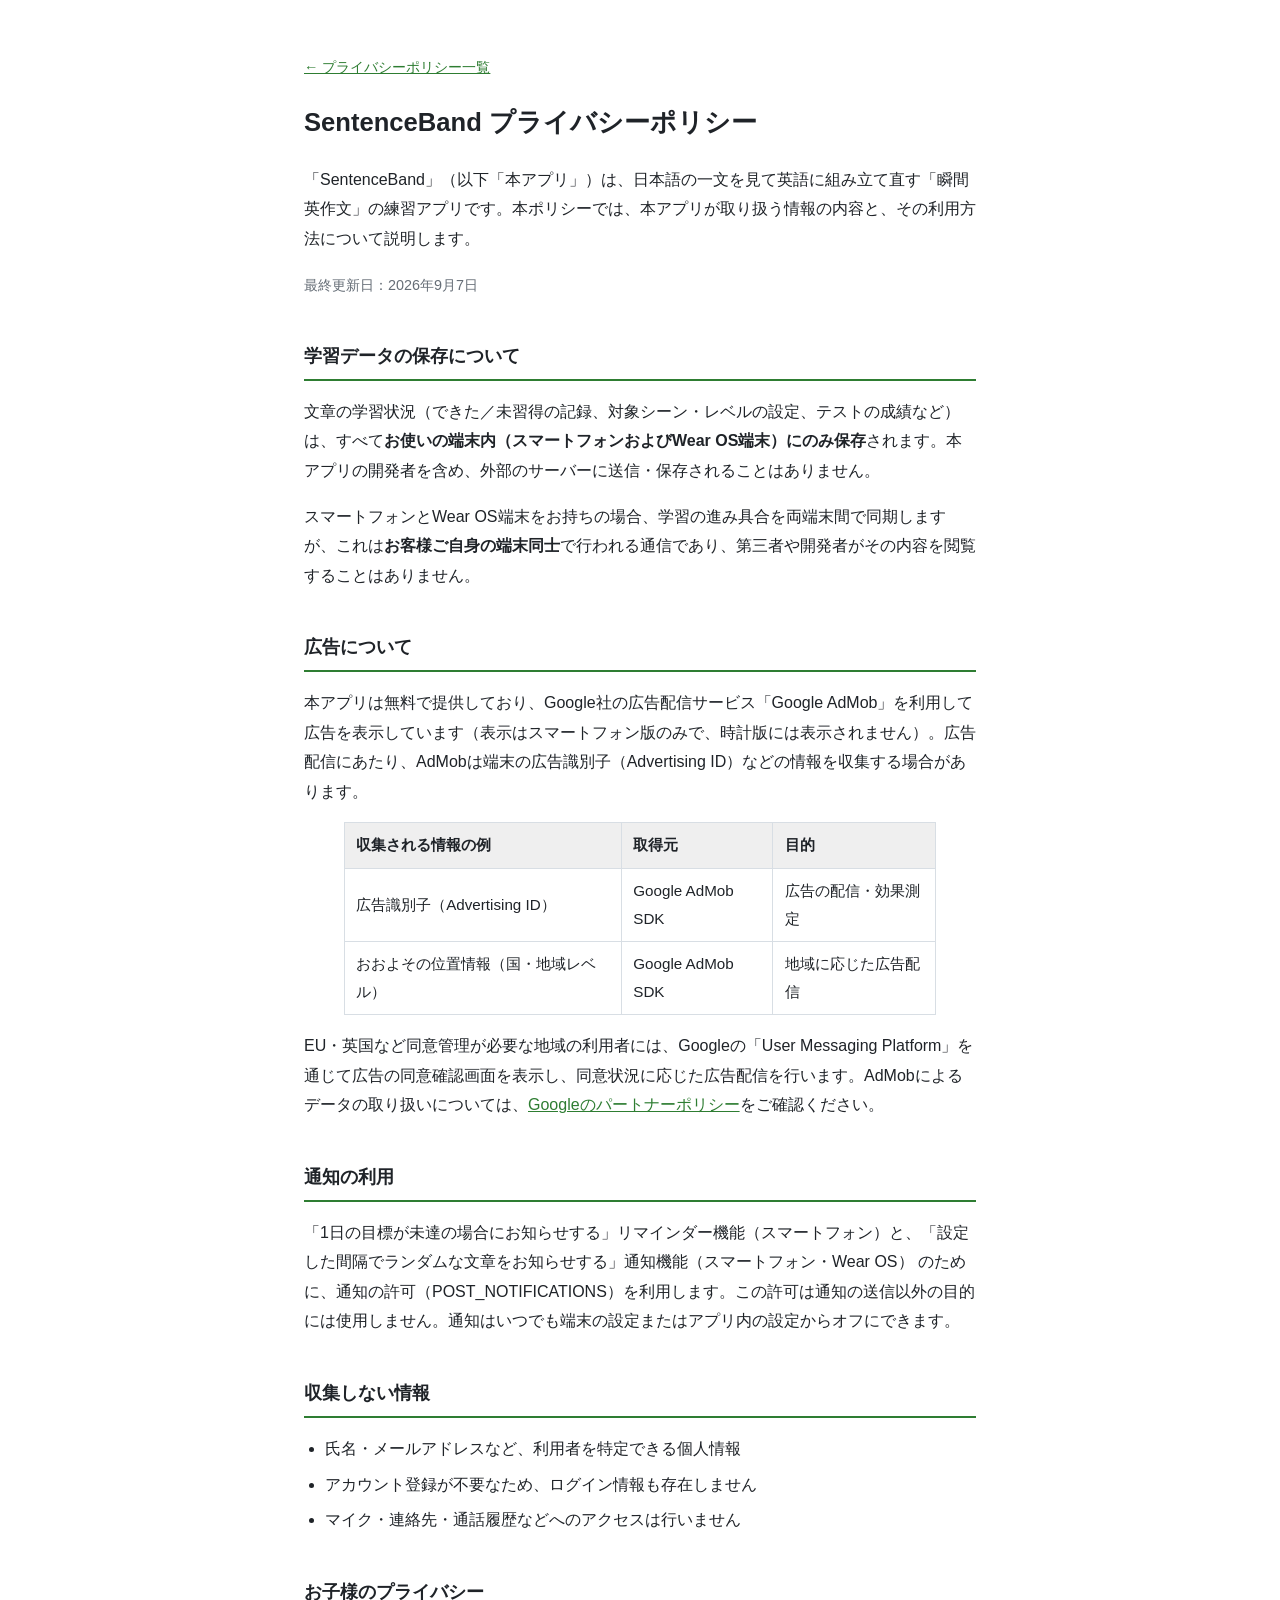
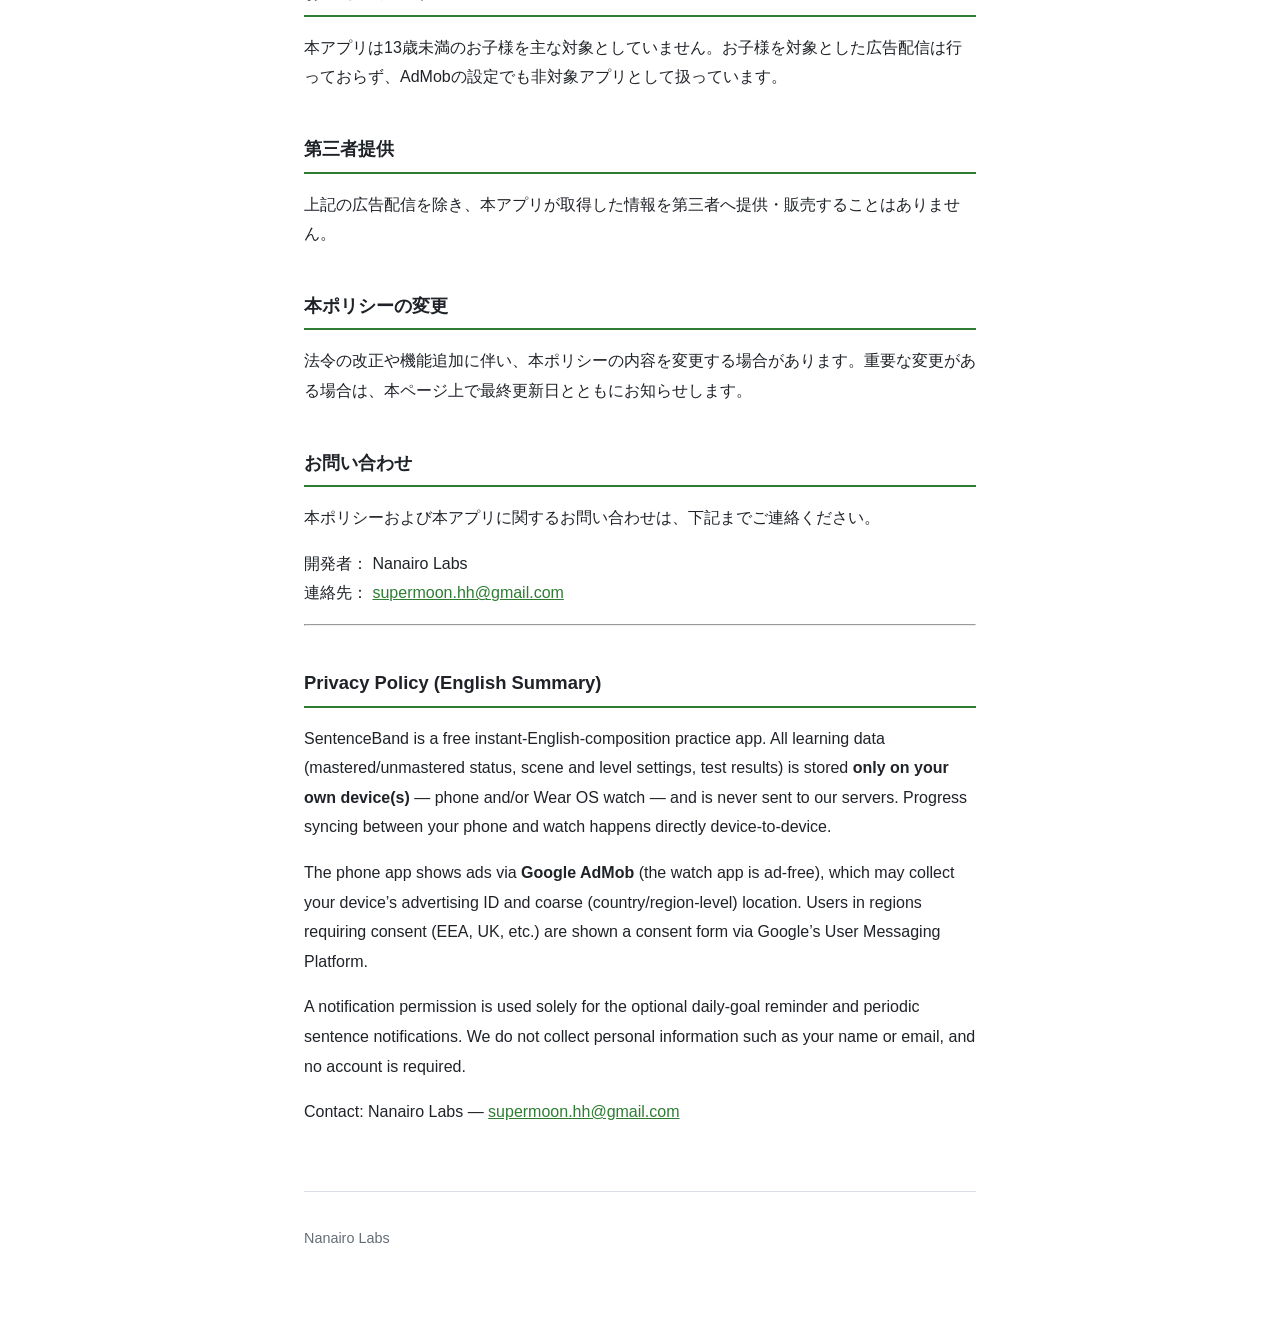
<file: sentenceband.html>
<!DOCTYPE html>
<html lang="ja">
<head>
<meta charset="utf-8">
<meta name="viewport" content="width=device-width, initial-scale=1">
<title>SentenceBand プライバシーポリシー | Nanairo Labs</title>
<link rel="stylesheet" href="style.css">
</head>
<body>
<main>
<p class="back"><a href="./">&larr; プライバシーポリシー一覧</a></p>
<h1>SentenceBand プライバシーポリシー</h1>
<p class="pp-lede">「SentenceBand」（以下「本アプリ」）は、日本語の一文を見て英語に組み立て直す「瞬間英作文」の練習アプリです。本ポリシーでは、本アプリが取り扱う情報の内容と、その利用方法について説明します。</p>
<p><em>最終更新日：2026年9月7日</em></p>
<h2>学習データの保存について</h2>
<p>文章の学習状況（できた／未習得の記録、対象シーン・レベルの設定、テストの成績など） は、すべて<strong>お使いの端末内（スマートフォンおよびWear OS端末）にのみ保存</strong>されます。本アプリの開発者を含め、外部のサーバーに送信・保存されることはありません。</p>
<p>スマートフォンとWear OS端末をお持ちの場合、学習の進み具合を両端末間で同期しますが、これは<strong>お客様ご自身の端末同士</strong>で行われる通信であり、第三者や開発者がその内容を閲覧することはありません。</p>
<h2>広告について</h2>
<p>本アプリは無料で提供しており、Google社の広告配信サービス「Google AdMob」を利用して広告を表示しています（表示はスマートフォン版のみで、時計版には表示されません）。広告配信にあたり、AdMobは端末の広告識別子（Advertising ID）などの情報を収集する場合があります。</p>
<figure class="wp-block-table">
<table>
<thead>
<tr>
<th>収集される情報の例</th>
<th>取得元</th>
<th>目的</th>
</tr>
</thead>
<tbody>
<tr>
<td>広告識別子（Advertising ID）</td>
<td>Google AdMob SDK</td>
<td>広告の配信・効果測定</td>
</tr>
<tr>
<td>おおよその位置情報（国・地域レベル）</td>
<td>Google AdMob SDK</td>
<td>地域に応じた広告配信</td>
</tr>
</tbody>
</table>
</figure>
<p>EU・英国など同意管理が必要な地域の利用者には、Googleの「User Messaging Platform」を通じて広告の同意確認画面を表示し、同意状況に応じた広告配信を行います。AdMobによるデータの取り扱いについては、<a href="https://policies.google.com/technologies/partner-sites" target="_blank" rel="noopener">Googleのパートナーポリシー</a>をご確認ください。</p>
<h2>通知の利用</h2>
<p>「1日の目標が未達の場合にお知らせする」リマインダー機能（スマートフォン）と、「設定した間隔でランダムな文章をお知らせする」通知機能（スマートフォン・Wear OS） のために、通知の許可（POST_NOTIFICATIONS）を利用します。この許可は通知の送信以外の目的には使用しません。通知はいつでも端末の設定またはアプリ内の設定からオフにできます。</p>
<h2>収集しない情報</h2>
<ul>
<li>氏名・メールアドレスなど、利用者を特定できる個人情報</li>
<li>アカウント登録が不要なため、ログイン情報も存在しません</li>
<li>マイク・連絡先・通話履歴などへのアクセスは行いません</li>
</ul>
<h2>お子様のプライバシー</h2>
<p>本アプリは13歳未満のお子様を主な対象としていません。お子様を対象とした広告配信は行っておらず、AdMobの設定でも非対象アプリとして扱っています。</p>
<h2>第三者提供</h2>
<p>上記の広告配信を除き、本アプリが取得した情報を第三者へ提供・販売することはありません。</p>
<h2>本ポリシーの変更</h2>
<p>法令の改正や機能追加に伴い、本ポリシーの内容を変更する場合があります。重要な変更がある場合は、本ページ上で最終更新日とともにお知らせします。</p>
<h2>お問い合わせ</h2>
<p>本ポリシーおよび本アプリに関するお問い合わせは、下記までご連絡ください。</p>
<p>開発者： Nanairo Labs<br />
連絡先： <a href="mailto:supermoon.hh@gmail.com">supermoon.hh@gmail.com</a></p>
<hr>
<h2>Privacy Policy (English Summary)</h2>
<p>SentenceBand is a free instant-English-composition practice app. All learning data (mastered/unmastered status, scene and level settings, test results) is stored <strong>only on your own device(s)</strong> &mdash; phone and/or Wear OS watch &mdash; and is never sent to our servers. Progress syncing between your phone and watch happens directly device-to-device.</p>
<p>The phone app shows ads via <strong>Google AdMob</strong> (the watch app is ad-free), which may collect your device&#8217;s advertising ID and coarse (country/region-level) location. Users in regions requiring consent (EEA, UK, etc.) are shown a consent form via Google&#8217;s User Messaging Platform.</p>
<p>A notification permission is used solely for the optional daily-goal reminder and periodic sentence notifications. We do not collect personal information such as your name or email, and no account is required.</p>
<p>Contact: Nanairo Labs &mdash; <a href="mailto:supermoon.hh@gmail.com">supermoon.hh@gmail.com</a></p>


<footer>
<p>Nanairo Labs</p>
</footer>
</main>
</body>
</html>
</file>
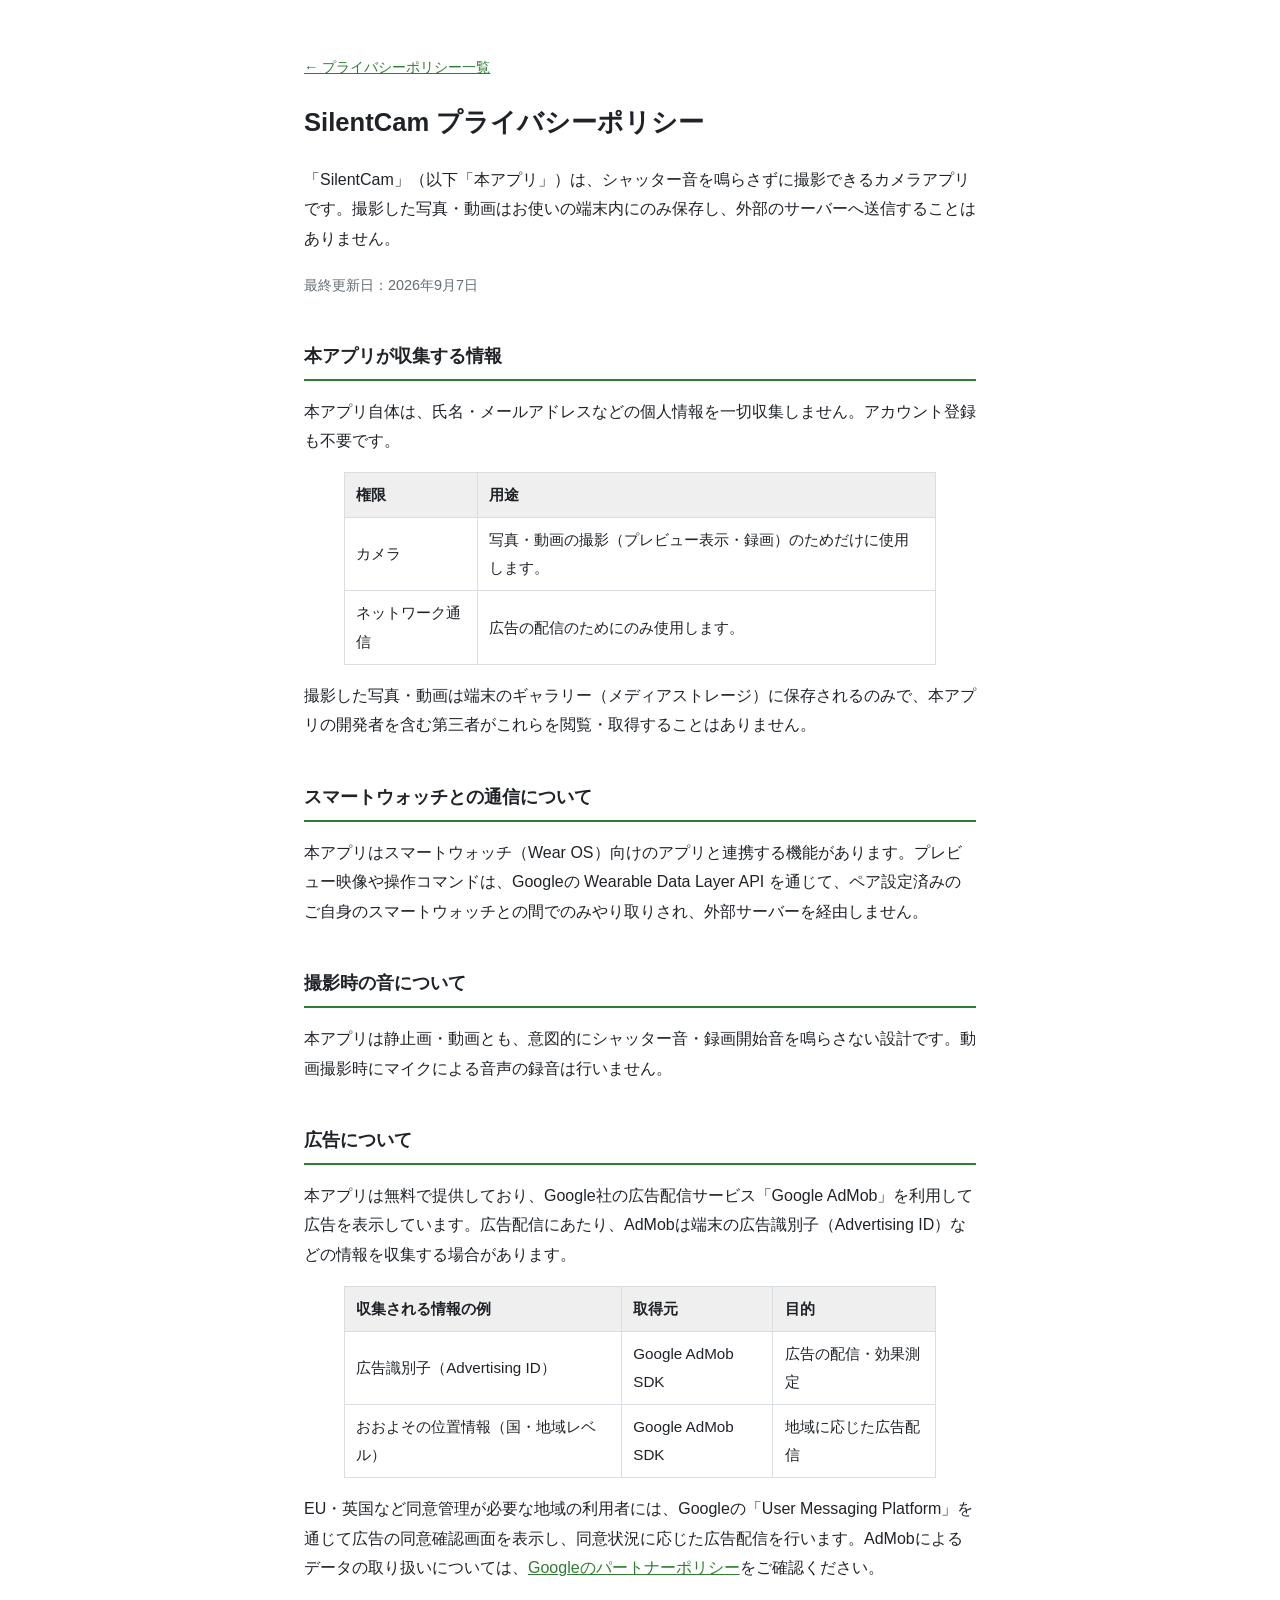
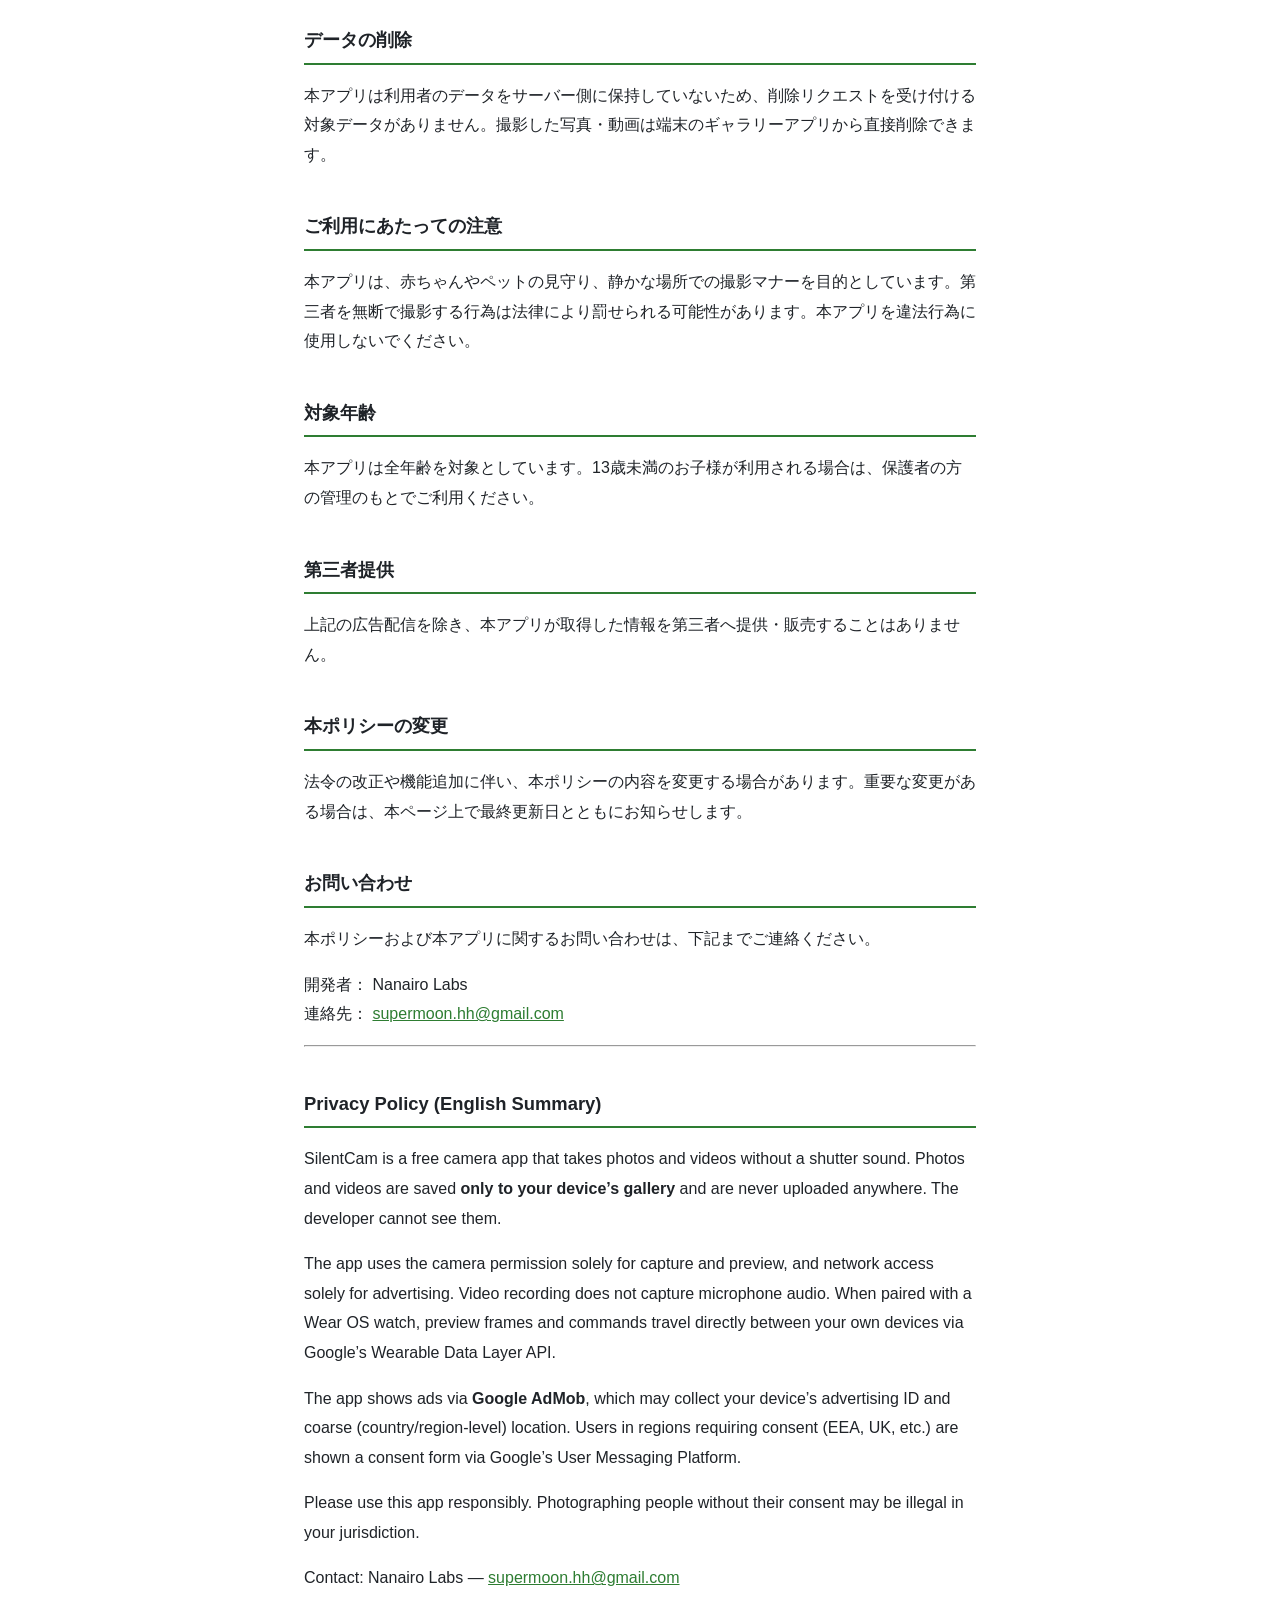
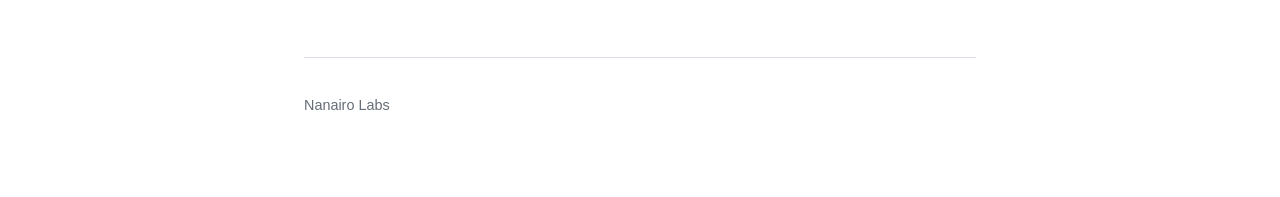
<file: silentcam.html>
<!DOCTYPE html>
<html lang="ja">
<head>
<meta charset="utf-8">
<meta name="viewport" content="width=device-width, initial-scale=1">
<title>SilentCam プライバシーポリシー | Nanairo Labs</title>
<link rel="stylesheet" href="style.css">
</head>
<body>
<main>
<p class="back"><a href="./">&larr; プライバシーポリシー一覧</a></p>
<h1>SilentCam プライバシーポリシー</h1>
<p class="pp-lede">「SilentCam」（以下「本アプリ」）は、シャッター音を鳴らさずに撮影できるカメラアプリです。撮影した写真・動画はお使いの端末内にのみ保存し、外部のサーバーへ送信することはありません。</p>
<p><em>最終更新日：2026年9月7日</em></p>
<h2>本アプリが収集する情報</h2>
<p>本アプリ自体は、氏名・メールアドレスなどの個人情報を一切収集しません。アカウント登録も不要です。</p>
<figure class="wp-block-table">
<table>
<thead>
<tr>
<th>権限</th>
<th>用途</th>
</tr>
</thead>
<tbody>
<tr>
<td>カメラ</td>
<td>写真・動画の撮影（プレビュー表示・録画）のためだけに使用します。</td>
</tr>
<tr>
<td>ネットワーク通信</td>
<td>広告の配信のためにのみ使用します。</td>
</tr>
</tbody>
</table>
</figure>
<p>撮影した写真・動画は端末のギャラリー（メディアストレージ）に保存されるのみで、本アプリの開発者を含む第三者がこれらを閲覧・取得することはありません。</p>
<h2>スマートウォッチとの通信について</h2>
<p>本アプリはスマートウォッチ（Wear OS）向けのアプリと連携する機能があります。プレビュー映像や操作コマンドは、Googleの Wearable Data Layer API を通じて、ペア設定済みのご自身のスマートウォッチとの間でのみやり取りされ、外部サーバーを経由しません。</p>
<h2>撮影時の音について</h2>
<p>本アプリは静止画・動画とも、意図的にシャッター音・録画開始音を鳴らさない設計です。動画撮影時にマイクによる音声の録音は行いません。</p>
<h2>広告について</h2>
<p>本アプリは無料で提供しており、Google社の広告配信サービス「Google AdMob」を利用して広告を表示しています。広告配信にあたり、AdMobは端末の広告識別子（Advertising ID）などの情報を収集する場合があります。</p>
<figure class="wp-block-table">
<table>
<thead>
<tr>
<th>収集される情報の例</th>
<th>取得元</th>
<th>目的</th>
</tr>
</thead>
<tbody>
<tr>
<td>広告識別子（Advertising ID）</td>
<td>Google AdMob SDK</td>
<td>広告の配信・効果測定</td>
</tr>
<tr>
<td>おおよその位置情報（国・地域レベル）</td>
<td>Google AdMob SDK</td>
<td>地域に応じた広告配信</td>
</tr>
</tbody>
</table>
</figure>
<p>EU・英国など同意管理が必要な地域の利用者には、Googleの「User Messaging Platform」を通じて広告の同意確認画面を表示し、同意状況に応じた広告配信を行います。AdMobによるデータの取り扱いについては、<a href="https://policies.google.com/technologies/partner-sites" target="_blank" rel="noopener">Googleのパートナーポリシー</a>をご確認ください。</p>
<h2>データの削除</h2>
<p>本アプリは利用者のデータをサーバー側に保持していないため、削除リクエストを受け付ける対象データがありません。撮影した写真・動画は端末のギャラリーアプリから直接削除できます。</p>
<h2>ご利用にあたっての注意</h2>
<p>本アプリは、赤ちゃんやペットの見守り、静かな場所での撮影マナーを目的としています。第三者を無断で撮影する行為は法律により罰せられる可能性があります。本アプリを違法行為に使用しないでください。</p>
<h2>対象年齢</h2>
<p>本アプリは全年齢を対象としています。13歳未満のお子様が利用される場合は、保護者の方の管理のもとでご利用ください。</p>
<h2>第三者提供</h2>
<p>上記の広告配信を除き、本アプリが取得した情報を第三者へ提供・販売することはありません。</p>
<h2>本ポリシーの変更</h2>
<p>法令の改正や機能追加に伴い、本ポリシーの内容を変更する場合があります。重要な変更がある場合は、本ページ上で最終更新日とともにお知らせします。</p>
<h2>お問い合わせ</h2>
<p>本ポリシーおよび本アプリに関するお問い合わせは、下記までご連絡ください。</p>
<p>開発者： Nanairo Labs<br />
連絡先： <a href="mailto:supermoon.hh@gmail.com">supermoon.hh@gmail.com</a></p>
<hr>
<h2>Privacy Policy (English Summary)</h2>
<p>SilentCam is a free camera app that takes photos and videos without a shutter sound. Photos and videos are saved <strong>only to your device&#8217;s gallery</strong> and are never uploaded anywhere. The developer cannot see them.</p>
<p>The app uses the camera permission solely for capture and preview, and network access solely for advertising. Video recording does not capture microphone audio. When paired with a Wear OS watch, preview frames and commands travel directly between your own devices via Google&#8217;s Wearable Data Layer API.</p>
<p>The app shows ads via <strong>Google AdMob</strong>, which may collect your device&#8217;s advertising ID and coarse (country/region-level) location. Users in regions requiring consent (EEA, UK, etc.) are shown a consent form via Google&#8217;s User Messaging Platform.</p>
<p>Please use this app responsibly. Photographing people without their consent may be illegal in your jurisdiction.</p>
<p>Contact: Nanairo Labs &mdash; <a href="mailto:supermoon.hh@gmail.com">supermoon.hh@gmail.com</a></p>


<footer>
<p>Nanairo Labs</p>
</footer>
</main>
</body>
</html>
</file>
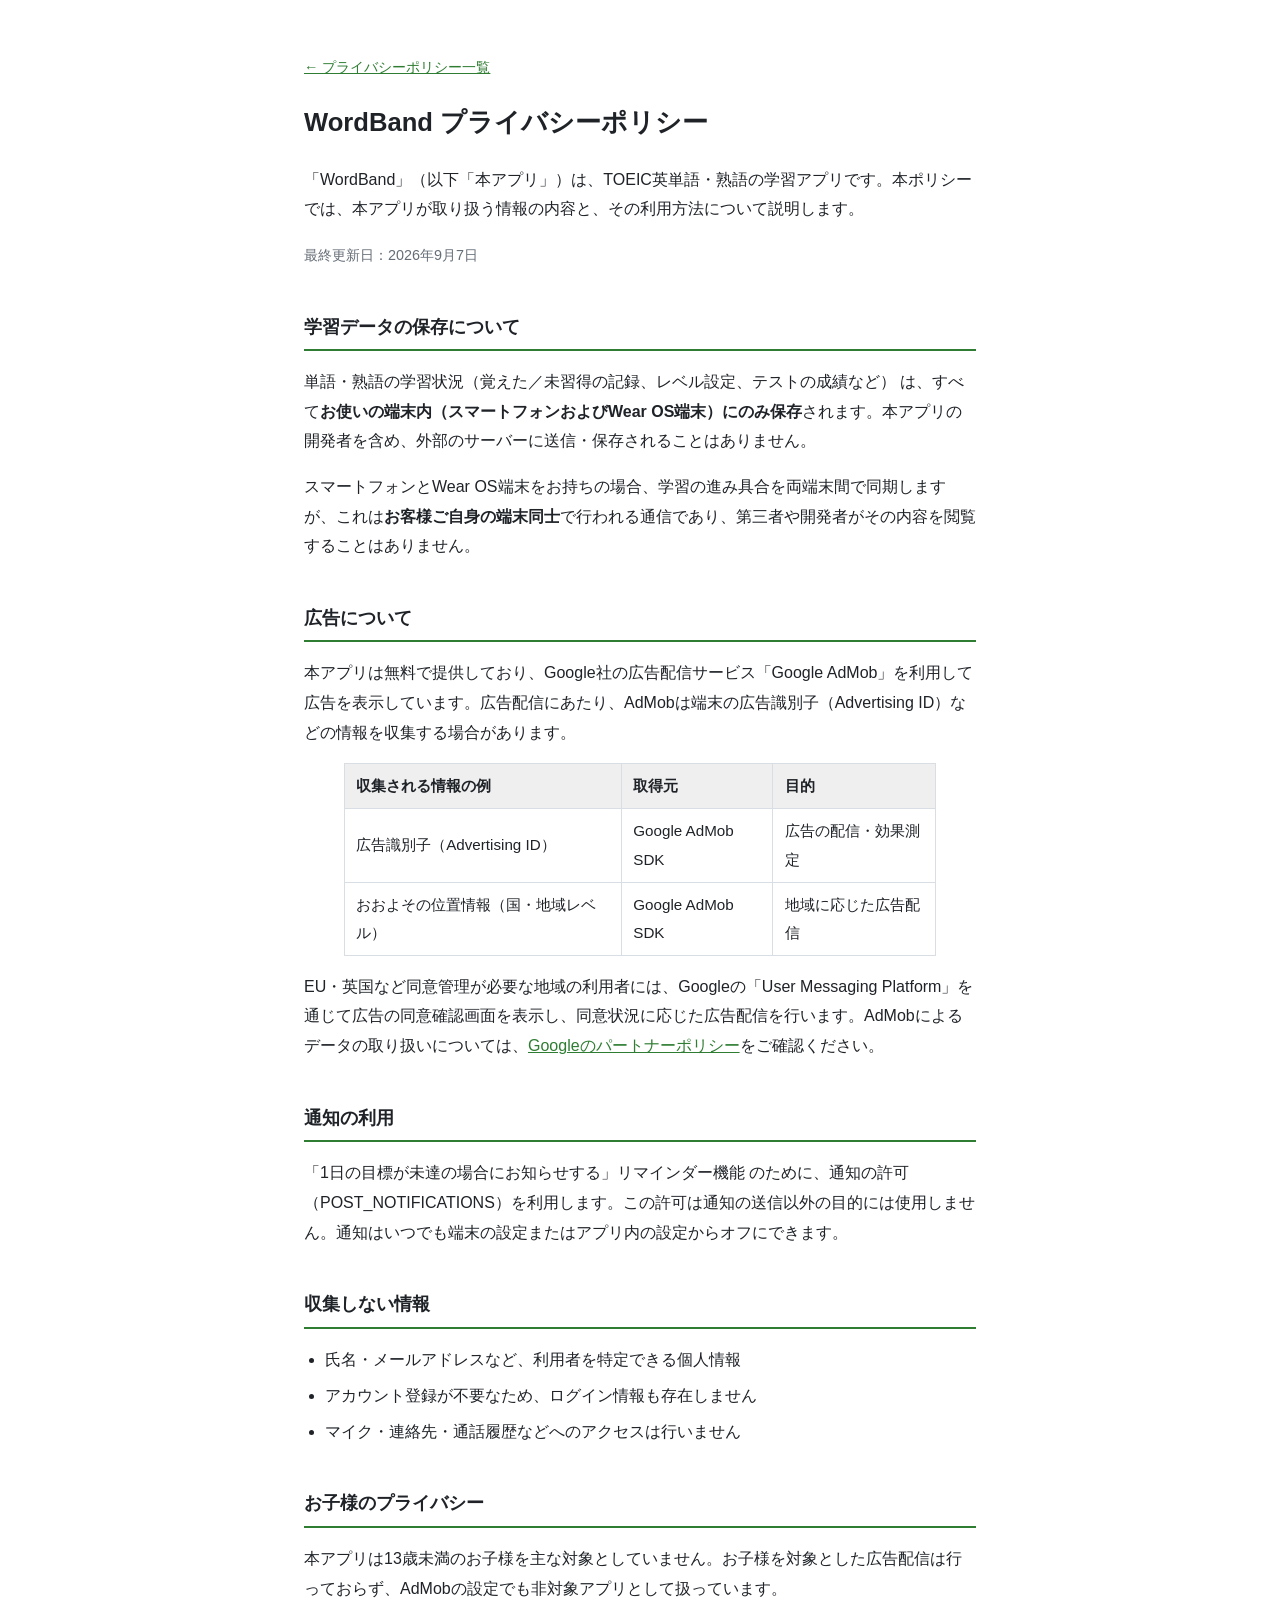
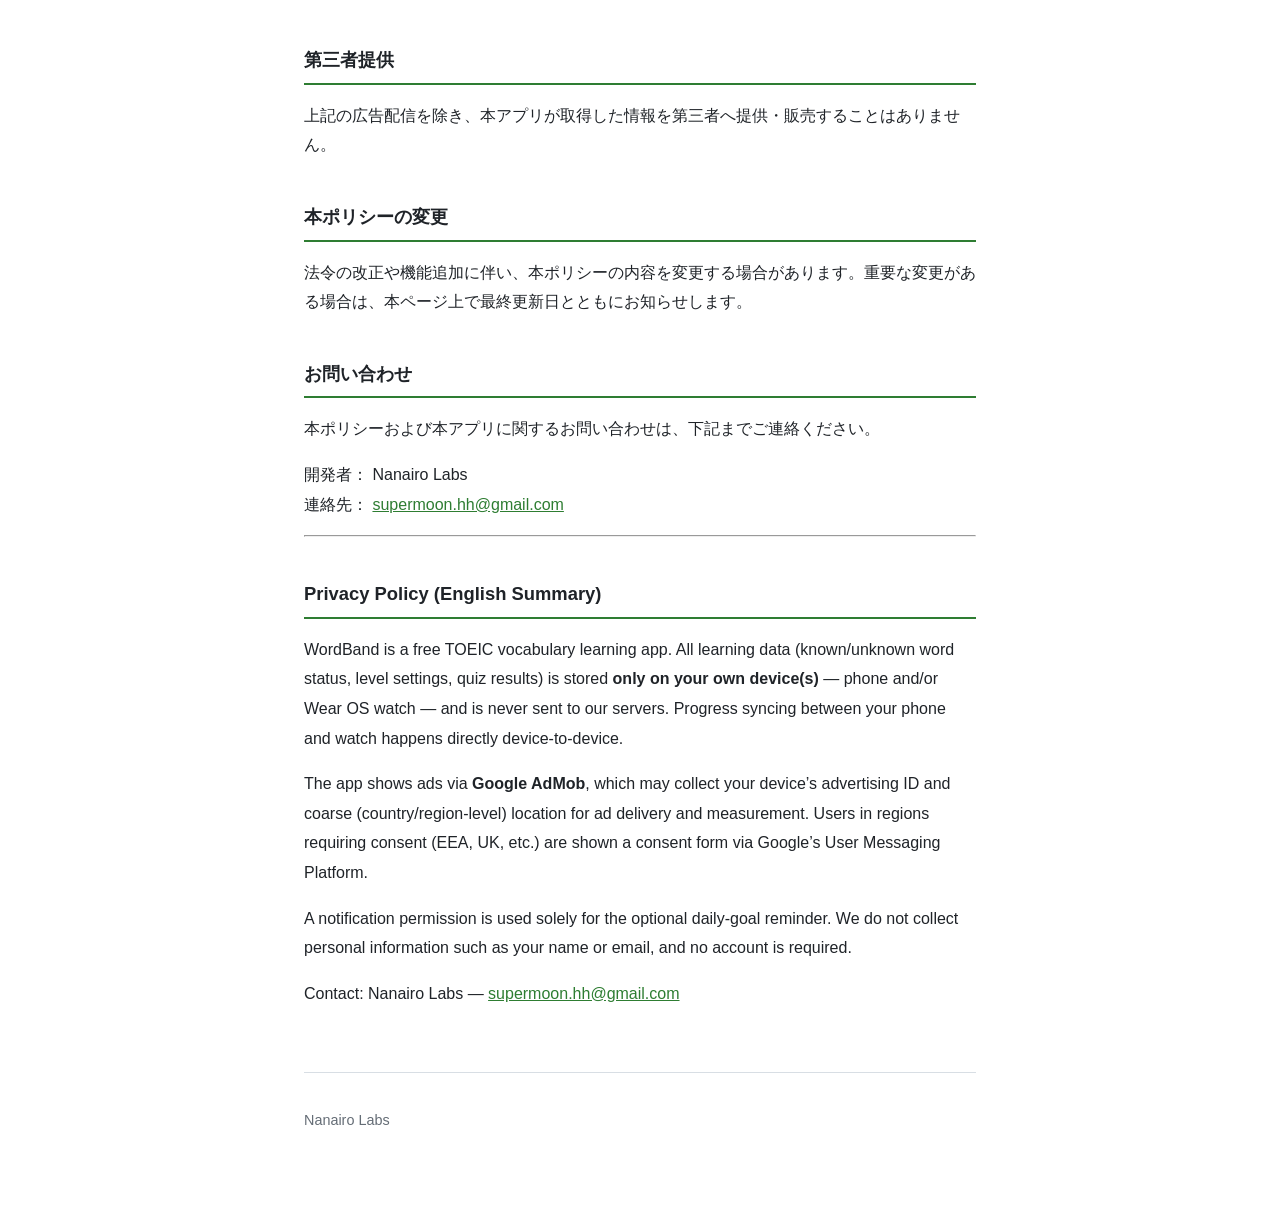
<file: wordband.html>
<!DOCTYPE html>
<html lang="ja">
<head>
<meta charset="utf-8">
<meta name="viewport" content="width=device-width, initial-scale=1">
<title>WordBand プライバシーポリシー | Nanairo Labs</title>
<link rel="stylesheet" href="style.css">
</head>
<body>
<main>
<p class="back"><a href="./">&larr; プライバシーポリシー一覧</a></p>
<h1>WordBand プライバシーポリシー</h1>
<p class="pp-lede">「WordBand」（以下「本アプリ」）は、TOEIC英単語・熟語の学習アプリです。本ポリシーでは、本アプリが取り扱う情報の内容と、その利用方法について説明します。</p>
<p><em>最終更新日：2026年9月7日</em></p>
<h2>学習データの保存について</h2>
<p>単語・熟語の学習状況（覚えた／未習得の記録、レベル設定、テストの成績など） は、すべて<strong>お使いの端末内（スマートフォンおよびWear OS端末）にのみ保存</strong>されます。本アプリの開発者を含め、外部のサーバーに送信・保存されることはありません。</p>
<p>スマートフォンとWear OS端末をお持ちの場合、学習の進み具合を両端末間で同期しますが、これは<strong>お客様ご自身の端末同士</strong>で行われる通信であり、第三者や開発者がその内容を閲覧することはありません。</p>
<h2>広告について</h2>
<p>本アプリは無料で提供しており、Google社の広告配信サービス「Google AdMob」を利用して広告を表示しています。広告配信にあたり、AdMobは端末の広告識別子（Advertising ID）などの情報を収集する場合があります。</p>
<figure class="wp-block-table">
<table>
<thead>
<tr>
<th>収集される情報の例</th>
<th>取得元</th>
<th>目的</th>
</tr>
</thead>
<tbody>
<tr>
<td>広告識別子（Advertising ID）</td>
<td>Google AdMob SDK</td>
<td>広告の配信・効果測定</td>
</tr>
<tr>
<td>おおよその位置情報（国・地域レベル）</td>
<td>Google AdMob SDK</td>
<td>地域に応じた広告配信</td>
</tr>
</tbody>
</table>
</figure>
<p>EU・英国など同意管理が必要な地域の利用者には、Googleの「User Messaging Platform」を通じて広告の同意確認画面を表示し、同意状況に応じた広告配信を行います。AdMobによるデータの取り扱いについては、<a href="https://policies.google.com/technologies/partner-sites" target="_blank" rel="noopener">Googleのパートナーポリシー</a>をご確認ください。</p>
<h2>通知の利用</h2>
<p>「1日の目標が未達の場合にお知らせする」リマインダー機能 のために、通知の許可（POST_NOTIFICATIONS）を利用します。この許可は通知の送信以外の目的には使用しません。通知はいつでも端末の設定またはアプリ内の設定からオフにできます。</p>
<h2>収集しない情報</h2>
<ul>
<li>氏名・メールアドレスなど、利用者を特定できる個人情報</li>
<li>アカウント登録が不要なため、ログイン情報も存在しません</li>
<li>マイク・連絡先・通話履歴などへのアクセスは行いません</li>
</ul>
<h2>お子様のプライバシー</h2>
<p>本アプリは13歳未満のお子様を主な対象としていません。お子様を対象とした広告配信は行っておらず、AdMobの設定でも非対象アプリとして扱っています。</p>
<h2>第三者提供</h2>
<p>上記の広告配信を除き、本アプリが取得した情報を第三者へ提供・販売することはありません。</p>
<h2>本ポリシーの変更</h2>
<p>法令の改正や機能追加に伴い、本ポリシーの内容を変更する場合があります。重要な変更がある場合は、本ページ上で最終更新日とともにお知らせします。</p>
<h2>お問い合わせ</h2>
<p>本ポリシーおよび本アプリに関するお問い合わせは、下記までご連絡ください。</p>
<p>開発者： Nanairo Labs<br />
連絡先： <a href="mailto:supermoon.hh@gmail.com">supermoon.hh@gmail.com</a></p>
<hr>
<h2>Privacy Policy (English Summary)</h2>
<p>WordBand is a free TOEIC vocabulary learning app. All learning data (known/unknown word status, level settings, quiz results) is stored <strong>only on your own device(s)</strong> &mdash; phone and/or Wear OS watch &mdash; and is never sent to our servers. Progress syncing between your phone and watch happens directly device-to-device.</p>
<p>The app shows ads via <strong>Google AdMob</strong>, which may collect your device&#8217;s advertising ID and coarse (country/region-level) location for ad delivery and measurement. Users in regions requiring consent (EEA, UK, etc.) are shown a consent form via Google&#8217;s User Messaging Platform.</p>
<p>A notification permission is used solely for the optional daily-goal reminder. We do not collect personal information such as your name or email, and no account is required.</p>
<p>Contact: Nanairo Labs &mdash; <a href="mailto:supermoon.hh@gmail.com">supermoon.hh@gmail.com</a></p>


<footer>
<p>Nanairo Labs</p>
</footer>
</main>
</body>
</html>
</file>
<file: style.css>
:root { color-scheme: light dark; --fg: #1f2328; --bg: #ffffff; --muted: #656d76; --accent: #2e7d32; --line: #d8dee4; }
@media (prefers-color-scheme: dark) {
  :root { --fg: #e6edf3; --bg: #0d1117; --muted: #9198a1; --accent: #7ee787; --line: #30363d; }
}
* { box-sizing: border-box; }
body { margin: 0; background: var(--bg); color: var(--fg);
  font-family: -apple-system, "Segoe UI", "Yu Gothic UI", "Hiragino Sans", sans-serif;
  line-height: 1.85; }
main { max-width: 44rem; margin: 0 auto; padding: 2.5rem 1rem 4rem; }
h1 { font-size: 1.6rem; line-height: 1.4; margin: 0 0 1.5rem; }
h2 { font-size: 1.15rem; margin-top: 2.5rem; padding-bottom: .35rem; border-bottom: 2px solid var(--accent); }
a { color: var(--accent); }
ul { padding-left: 1.3rem; }
li { margin: .4rem 0; }
em { color: var(--muted); font-style: normal; font-size: .9rem; }
table { border-collapse: collapse; width: 100%; margin: 1rem 0; font-size: .95rem; }
th, td { border: 1px solid var(--line); padding: .5rem .7rem; text-align: left; }
th { background: rgba(127,127,127,.12); }
.back { font-size: .9rem; margin-bottom: 1.5rem; }
.applist { list-style: none; padding: 0; }
.applist li { border-bottom: 1px solid var(--line); }
.applist a { display: block; padding: .9rem .2rem; text-decoration: none; }
.applist a:hover { background: rgba(127,127,127,.08); }
footer { margin-top: 4rem; padding-top: 1.2rem; border-top: 1px solid var(--line);
  color: var(--muted); font-size: .9rem; }
</file>
